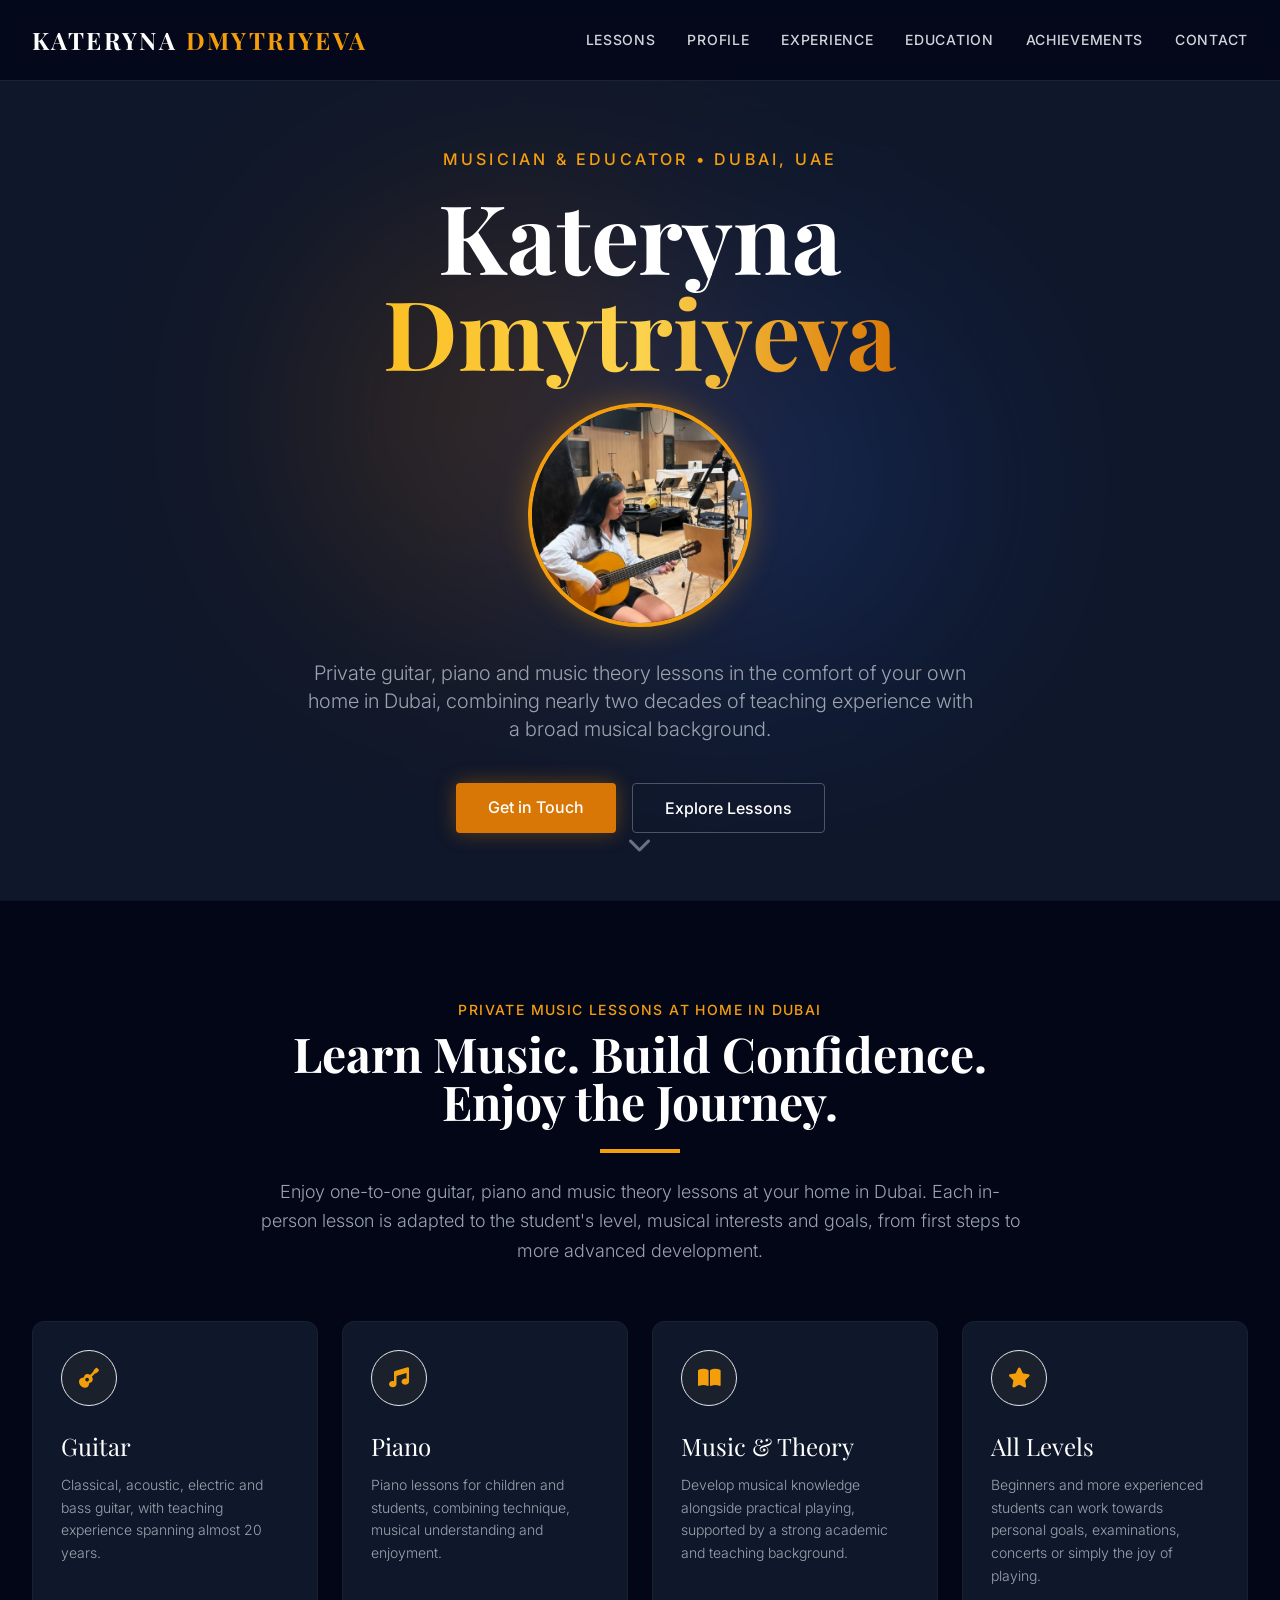
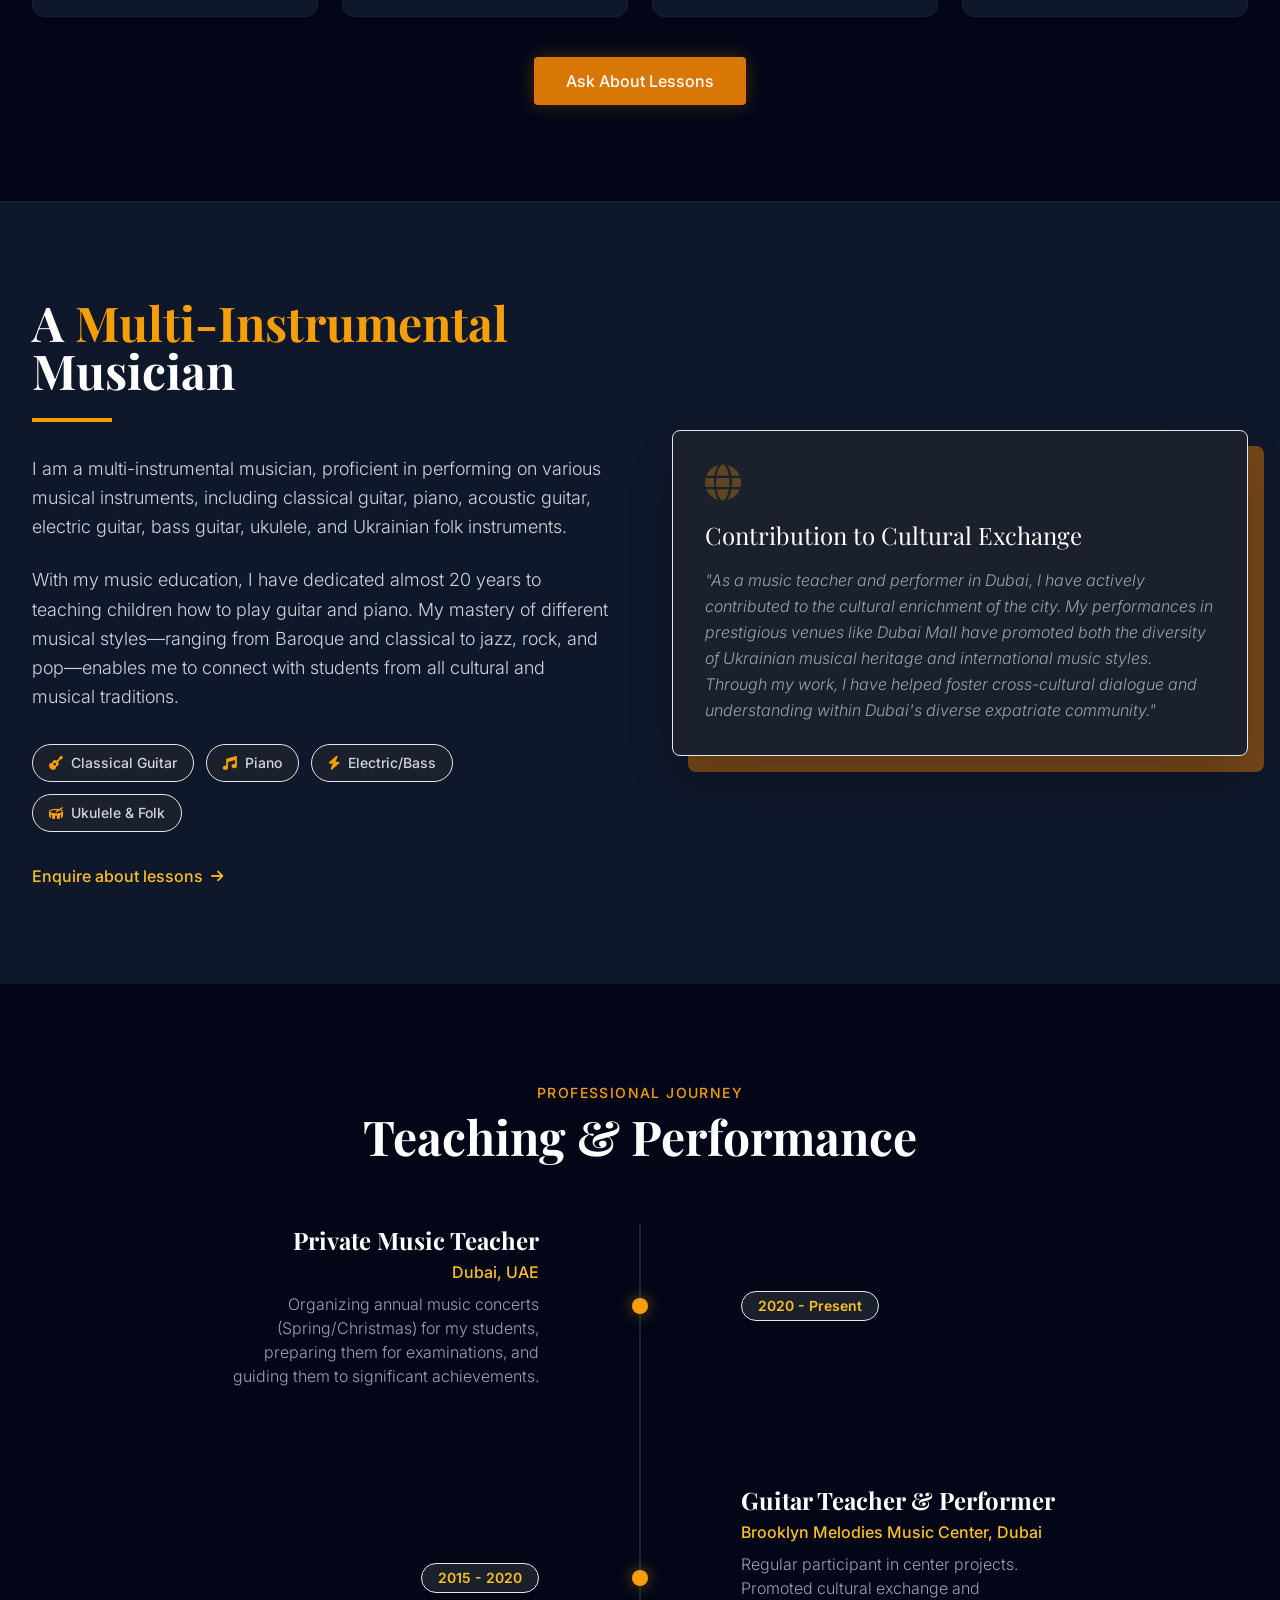
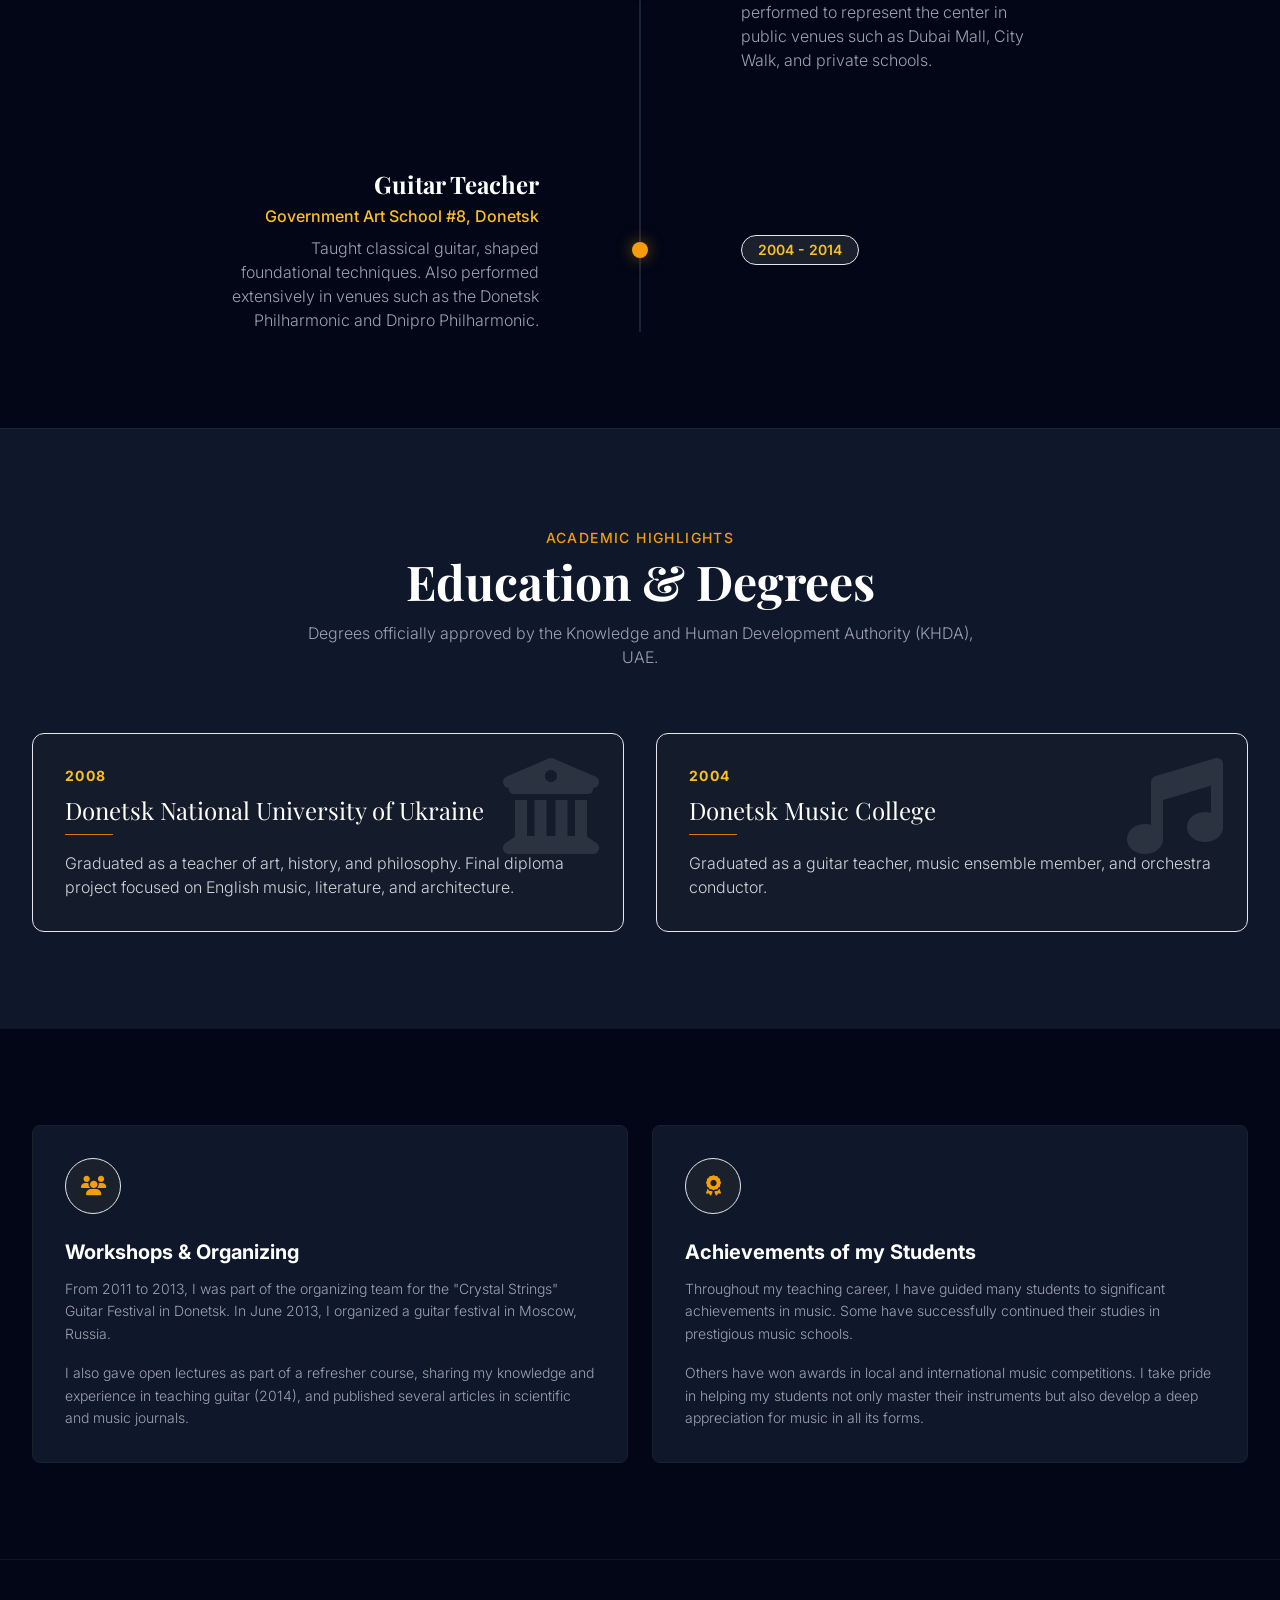
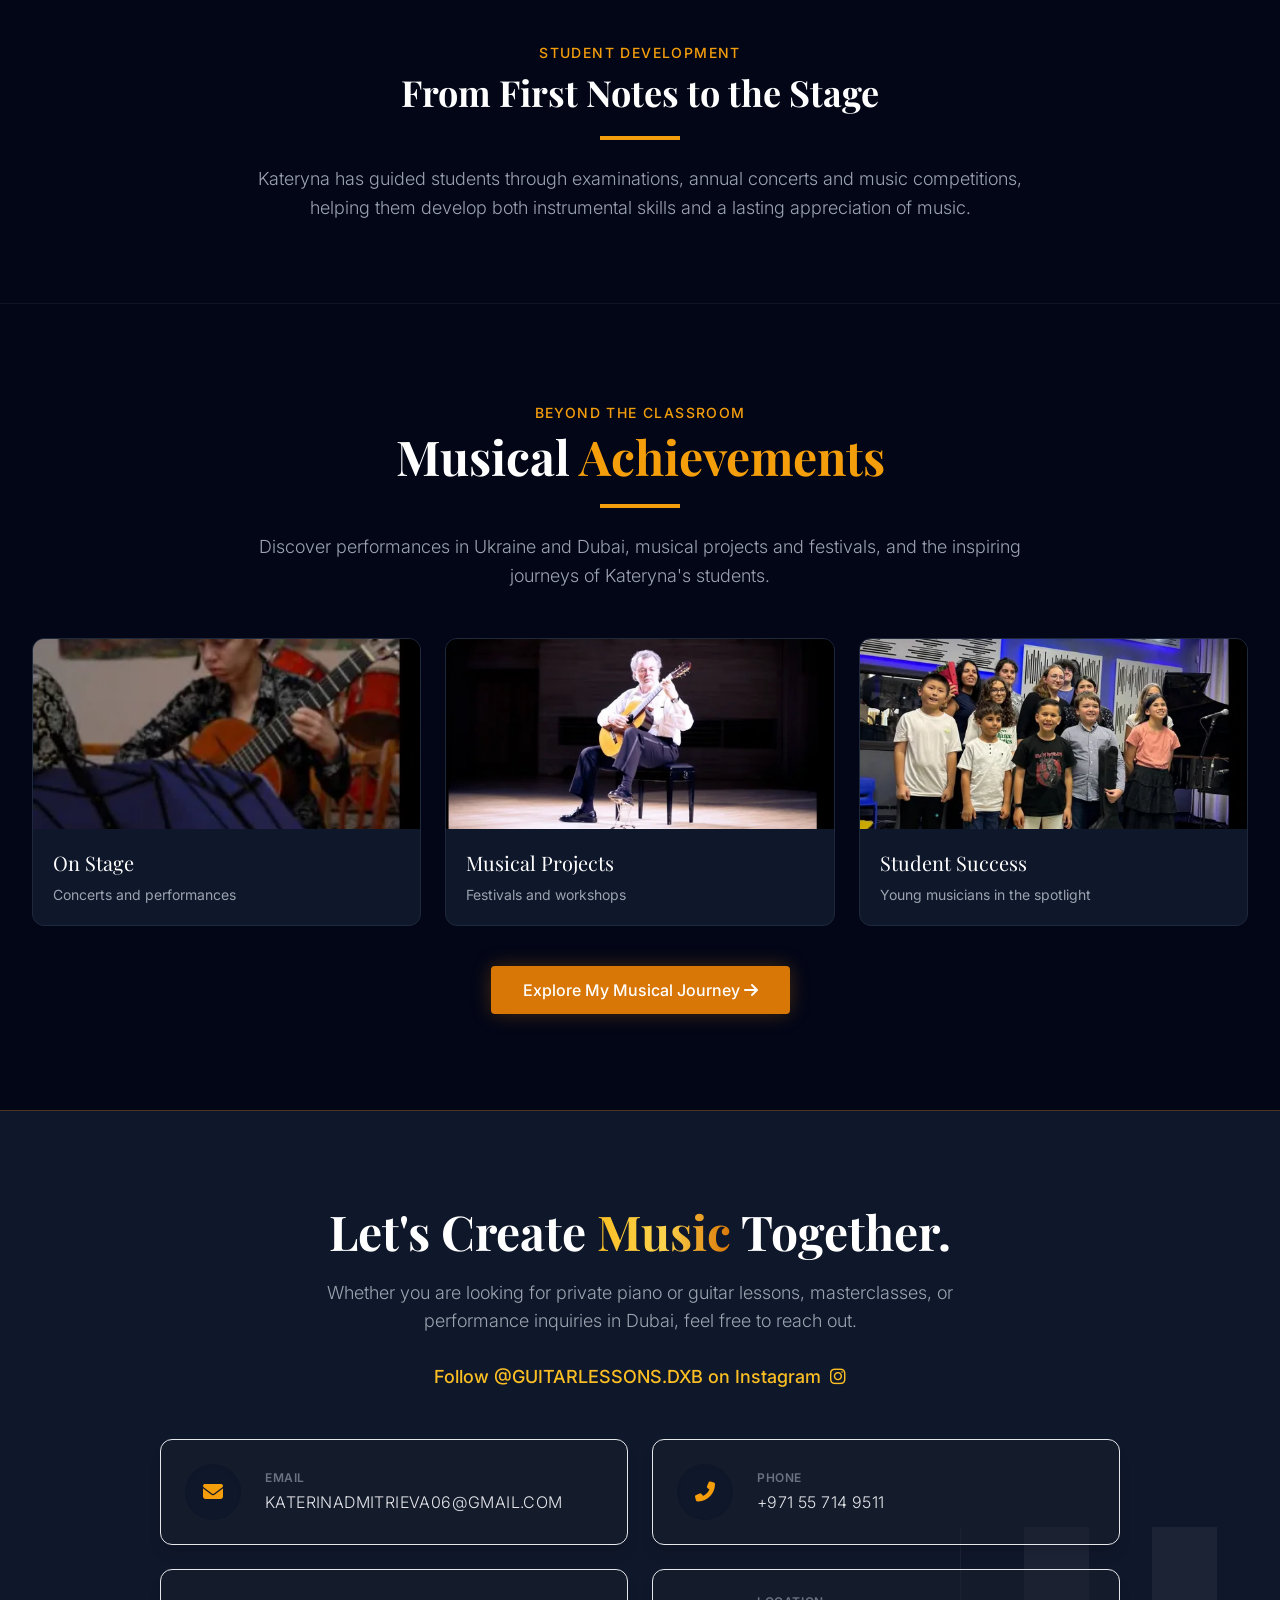
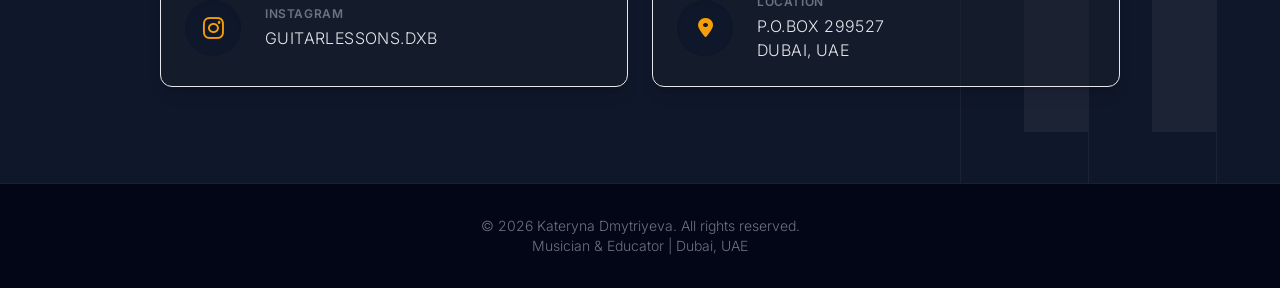
<file: index.html>
<!DOCTYPE html>
<html lang="en" class="scroll-smooth">
<head>
    <meta charset="UTF-8">
    <meta name="viewport" content="width=device-width, initial-scale=1.0">
    <link rel="icon" href="favicon.ico" sizes="any">
    <link rel="icon" type="image/png" sizes="32x32" href="favicon-32.png">
    <link rel="icon" type="image/png" sizes="16x16" href="favicon-16.png">
    <link rel="apple-touch-icon" sizes="180x180" href="favicon-180.png">
    <title>Private Guitar & Piano Lessons at Home in Dubai | Kateryna Dmytriyeva</title>
    <meta name="description" content="Private guitar, piano and music theory lessons at your home in Dubai with Kateryna Dmytriyeva. Personalized in-person teaching for different levels.">
    <link rel="canonical" href="https://katerynadmytriyeva.com/">
    <script type="application/ld+json">
    {
      "@context": "https://schema.org",
      "@type": "Person",
      "name": "Kateryna Dmytriyeva",
      "url": "https://katerynadmytriyeva.com/",
      "jobTitle": "Guitar and Piano Teacher",
      "description": "Private in-person guitar, piano and music theory lessons at students\u0027 homes in Dubai.",
      "knowsAbout": ["Guitar lessons", "Piano lessons", "Music theory", "Music education"],
      "areaServed": {"@type": "City", "name": "Dubai"}
    }
    </script>
    
    
    <!-- Google Fonts: Playfair Display (Serif/Classic) and Inter (Sans-serif/Modern) -->
    <link rel="preconnect" href="https://fonts.googleapis.com">
    <link rel="preconnect" href="https://fonts.gstatic.com" crossorigin>
    <link href="https://fonts.googleapis.com/css2?family=Inter:wght@300;400;500;600&family=Playfair+Display:ital,wght@0,400;0,600;0,700;1,400&display=swap" rel="stylesheet">
    
    <!-- FontAwesome for Icons -->
    <link rel="stylesheet" href="https://cdnjs.cloudflare.com/ajax/libs/font-awesome/6.4.0/css/all.min.css">

    <style>
        /* Custom Styles for Animations and Accents */
        body {
            background-color: #0f172a;
            color: #f8fafc;
        }
        
        .gold-gradient-text {
            background: linear-gradient(to right, #fbbf24, #fcd34d, #d97706);
            -webkit-background-clip: text;
            -webkit-text-fill-color: transparent;
            background-clip: text;
        }

        .fade-in-up {
            /* Content remains visible without JavaScript or if enhancement fails. */
            opacity: 1;
            transform: translateY(0);
            transition: opacity 0.8s ease-out, transform 0.8s ease-out;
        }

        .fade-in-up.visible {
            opacity: 1;
            transform: translateY(0);
        }

        .timeline-dot {
            width: 16px;
            height: 16px;
            background-color: #f59e0b;
            border-radius: 50%;
            position: absolute;
            left: -8px;
            top: 24px;
            box-shadow: 0 0 10px rgba(245, 158, 11, 0.5);
        }

        /* Homepage achievements preview: independent of compiled Tailwind utilities. */
        .achievements-preview-grid {
            display: grid;
            grid-template-columns: repeat(3, minmax(0, 1fr));
            gap: 1.5rem;
        }
        .achievements-preview-card {
            display: block;
            min-width: 0;
            overflow: hidden;
            border-radius: 0.75rem;
            border: 1px solid #1e293b;
            background: #0f172a;
            text-decoration: none;
            transition: border-color 0.25s ease, transform 0.25s ease;
        }
        .achievements-preview-card:hover {
            border-color: #d97706;
            transform: translateY(-3px);
        }
        .achievements-preview-card img {
            display: block;
            width: 100%;
            height: 190px;
            object-fit: cover;
        }
        /* Reframe the first preview around Kateryna's face and guitar. */
        .achievements-preview-card img[src$="performance-ukraine-1.webp"] {
            object-position: 72% 36%;
        }
        .achievements-preview-card-copy { padding: 1.25rem; }
        @media (max-width: 767px) {
            .achievements-preview-grid { grid-template-columns: 1fr; gap: 1rem; }
            .achievements-preview-card img { height: 190px; }
        }
    </style>
    <!-- Precompiled Tailwind CSS; same cascade order as the original generated stylesheet. -->
    <link rel="stylesheet" href="styles.css">
</head>
<body class="font-sans antialiased overflow-x-hidden">

    <nav class="fixed w-full z-50 transition-all duration-300 backdrop-blur-md bg-navy-950/80 border-b border-white/10" id="navbar">
        <div class="max-w-7xl mx-auto px-4 sm:px-6 lg:px-8">
            <div class="flex justify-between items-center h-20">
                <div class="flex-shrink-0 flex items-center">
                    <a href="#" class="font-serif text-xl sm:text-2xl font-bold tracking-widest text-white uppercase">
                        Kateryna <span class="text-gold-500">Dmytriyeva</span>
                    </a>
                </div>
                
                <!-- Desktop Menu -->
                <div class="hidden md:flex space-x-8">
                    <a href="#lessons" class="text-gray-300 hover:text-gold-400 transition-colors text-sm uppercase tracking-wider font-medium">Lessons</a>
                    <a href="#about" class="text-gray-300 hover:text-gold-400 transition-colors text-sm uppercase tracking-wider font-medium">Profile</a>
                    <a href="#experience" class="text-gray-300 hover:text-gold-400 transition-colors text-sm uppercase tracking-wider font-medium">Experience</a>
                    <a href="#education" class="text-gray-300 hover:text-gold-400 transition-colors text-sm uppercase tracking-wider font-medium">Education</a>
                    <a href="#achievements-preview" class="text-gray-300 hover:text-gold-400 transition-colors text-sm uppercase tracking-wider font-medium">Achievements</a>
                    <a href="#contact" class="text-gray-300 hover:text-gold-400 transition-colors text-sm uppercase tracking-wider font-medium">Contact</a>
                </div>
                
                <!-- Mobile Hamburger Button -->
                <div class="md:hidden flex items-center">
                    <button id="mobile-menu-button" class="text-gray-300 hover:text-white focus:outline-none">
                        <i class="fas fa-bars text-2xl"></i>
                    </button>
                </div>
            </div>
        </div>

        <!-- Mobile Menu Container -->
        <div id="mobile-menu" class="hidden md:hidden bg-navy-950 border-b border-white/10 absolute w-full left-0 shadow-xl">
            <div class="px-4 pt-2 pb-4 space-y-1 sm:px-6 flex flex-col text-center">
                <a href="#lessons" class="mobile-link text-gray-300 hover:text-gold-400 hover:bg-navy-900 block px-3 py-3 rounded-md text-base font-medium uppercase tracking-wider transition-colors">Lessons</a>
                <a href="#about" class="mobile-link text-gray-300 hover:text-gold-400 hover:bg-navy-900 block px-3 py-3 rounded-md text-base font-medium uppercase tracking-wider transition-colors">Profile</a>
                <a href="#experience" class="mobile-link text-gray-300 hover:text-gold-400 hover:bg-navy-900 block px-3 py-3 rounded-md text-base font-medium uppercase tracking-wider transition-colors">Experience</a>
                <a href="#education" class="mobile-link text-gray-300 hover:text-gold-400 hover:bg-navy-900 block px-3 py-3 rounded-md text-base font-medium uppercase tracking-wider transition-colors">Education</a>
                <a href="#achievements-preview" class="mobile-link text-gray-300 hover:text-gold-400 hover:bg-navy-900 block px-3 py-3 rounded-md text-base font-medium uppercase tracking-wider transition-colors">Achievements</a>
                <a href="#contact" class="mobile-link text-gray-300 hover:text-gold-400 hover:bg-navy-900 block px-3 py-3 rounded-md text-base font-medium uppercase tracking-wider transition-colors">Contact</a>
            </div>
        </div>
    </nav>

    <section id="hero" class="relative min-h-screen flex items-center justify-center pt-20 overflow-hidden">
        <!-- Background decorative elements -->
        <div class="absolute inset-0 z-0 opacity-20">
            <div class="absolute top-1/4 left-1/4 w-96 h-96 bg-gold-600 rounded-full mix-blend-screen filter blur-[120px]"></div>
            <div class="absolute bottom-1/4 right-1/4 w-96 h-96 bg-blue-600 rounded-full mix-blend-screen filter blur-[120px]"></div>
        </div>
        
        <div class="relative z-10 max-w-7xl mx-auto px-4 sm:px-6 lg:px-8 text-center flex flex-col items-center">
            <span class="text-gold-500 font-medium tracking-[0.2em] uppercase mb-4 block fade-in-up" style="transition-delay: 100ms;">Musician & Educator &bull; Dubai, UAE</span>
            <h1 class="font-serif text-5xl md:text-7xl lg:text-8xl font-bold text-white leading-tight mb-6 fade-in-up" style="transition-delay: 200ms;">
                Kateryna <br/> <span class="gold-gradient-text">Dmytriyeva</span>
            </h1>
            
            <div class="fade-in-up" style="transition-delay: 250ms;">
                <img src="photo.jpg" alt="Kateryna Dmytriyeva" class="w-48 h-48 md:w-56 md:h-56 object-cover rounded-full border-4 border-gold-500 shadow-[0_0_30px_rgba(245,158,11,0.3)] mb-8 mx-auto">
            </div>

            <p class="max-w-2xl text-gray-400 text-lg md:text-xl font-light leading-relaxed mb-10 fade-in-up" style="transition-delay: 300ms;">
                Private guitar, piano and music theory lessons in the comfort of your own home in Dubai, combining nearly two decades of teaching experience with a broad musical background.
            </p>
            <div class="flex flex-col sm:flex-row gap-4 fade-in-up" style="transition-delay: 400ms;">
                <a href="#contact" class="px-8 py-3 bg-gold-600 hover:bg-gold-500 text-white rounded font-medium transition-all duration-300 shadow-[0_0_20px_rgba(217,119,6,0.4)]">
                    Get in Touch
                </a>
                <a href="#lessons" class="px-8 py-3 bg-transparent border border-gray-600 hover:border-gold-500 hover:text-gold-400 text-white rounded font-medium transition-all duration-300">
                    Explore Lessons
                </a>
            </div>
        </div>
        
        <div class="absolute bottom-10 left-1/2 transform -translate-x-1/2 animate-bounce">
            <a href="#about" class="text-gray-500 hover:text-gold-400 transition-colors">
                <i class="fas fa-chevron-down text-2xl"></i>
            </a>
        </div>
    </section>

    <section id="lessons" class="py-24 bg-navy-950 relative border-t border-white/5">
        <div class="max-w-7xl mx-auto px-4 sm:px-6 lg:px-8">
            <div class="text-center max-w-3xl mx-auto mb-14 fade-in-up">
                <span class="text-gold-500 font-medium tracking-[0.1em] uppercase text-sm">Private Music Lessons at Home in Dubai</span>
                <h2 class="font-serif text-3xl md:text-5xl font-bold mt-2 text-white">Learn Music. Build Confidence. Enjoy the Journey.</h2>
                <div class="w-20 h-1 bg-gold-500 mx-auto mt-6 mb-6"></div>
                <p class="text-gray-400 text-lg leading-relaxed font-light">
                    Enjoy one-to-one guitar, piano and music theory lessons at your home in Dubai. Each in-person lesson is adapted to the student's level, musical interests and goals, from first steps to more advanced development.
                </p>
            </div>

            <div class="grid grid-cols-1 md:grid-cols-2 lg:grid-cols-4 gap-6">
                <div class="bg-navy-900 border border-navy-800 p-7 rounded-xl hover:border-gold-500/50 transition-all duration-300 fade-in-up">
                    <div class="w-14 h-14 bg-navy-800 rounded-full flex items-center justify-center mb-6 border border-navy-700 text-gold-500 text-xl">
                        <i class="fas fa-guitar"></i>
                    </div>
                    <h3 class="font-serif text-2xl text-white mb-3">Guitar</h3>
                    <p class="text-gray-400 font-light leading-relaxed text-sm">
                        Classical, acoustic, electric and bass guitar, with teaching experience spanning almost 20 years.
                    </p>
                </div>

                <div class="bg-navy-900 border border-navy-800 p-7 rounded-xl hover:border-gold-500/50 transition-all duration-300 fade-in-up" style="transition-delay: 80ms;">
                    <div class="w-14 h-14 bg-navy-800 rounded-full flex items-center justify-center mb-6 border border-navy-700 text-gold-500 text-xl">
                        <i class="fas fa-music"></i>
                    </div>
                    <h3 class="font-serif text-2xl text-white mb-3">Piano</h3>
                    <p class="text-gray-400 font-light leading-relaxed text-sm">
                        Piano lessons for children and students, combining technique, musical understanding and enjoyment.
                    </p>
                </div>

                <div class="bg-navy-900 border border-navy-800 p-7 rounded-xl hover:border-gold-500/50 transition-all duration-300 fade-in-up" style="transition-delay: 160ms;">
                    <div class="w-14 h-14 bg-navy-800 rounded-full flex items-center justify-center mb-6 border border-navy-700 text-gold-500 text-xl">
                        <i class="fas fa-book-open"></i>
                    </div>
                    <h3 class="font-serif text-2xl text-white mb-3">Music & Theory</h3>
                    <p class="text-gray-400 font-light leading-relaxed text-sm">
                        Develop musical knowledge alongside practical playing, supported by a strong academic and teaching background.
                    </p>
                </div>

                <div class="bg-navy-900 border border-navy-800 p-7 rounded-xl hover:border-gold-500/50 transition-all duration-300 fade-in-up" style="transition-delay: 240ms;">
                    <div class="w-14 h-14 bg-navy-800 rounded-full flex items-center justify-center mb-6 border border-navy-700 text-gold-500 text-xl">
                        <i class="fas fa-star"></i>
                    </div>
                    <h3 class="font-serif text-2xl text-white mb-3">All Levels</h3>
                    <p class="text-gray-400 font-light leading-relaxed text-sm">
                        Beginners and more experienced students can work towards personal goals, examinations, concerts or simply the joy of playing.
                    </p>
                </div>
            </div>

            <div class="text-center mt-10 fade-in-up">
                <a href="#contact" class="inline-block px-8 py-3 bg-gold-600 hover:bg-gold-500 text-white rounded font-medium transition-all duration-300 shadow-[0_0_20px_rgba(217,119,6,0.3)]">
                    Ask About Lessons
                </a>
            </div>
        </div>
    </section>

    <section id="about" class="py-24 bg-navy-900 relative border-t border-white/5">
        <div class="max-w-7xl mx-auto px-4 sm:px-6 lg:px-8">
            <div class="grid grid-cols-1 lg:grid-cols-2 gap-16 items-center">
                <div class="fade-in-up">
                    <h2 class="font-serif text-3xl md:text-5xl font-bold mb-6 text-white">A <span class="text-gold-500">Multi-Instrumental</span> Musician</h2>
                    <div class="w-20 h-1 bg-gold-500 mb-8"></div>
                    <p class="text-gray-300 text-lg leading-relaxed mb-6 font-light">
                        I am a multi-instrumental musician, proficient in performing on various musical instruments, including classical guitar, piano, acoustic guitar, electric guitar, bass guitar, ukulele, and Ukrainian folk instruments.
                    </p>
                    <p class="text-gray-300 text-lg leading-relaxed mb-8 font-light">
                        With my music education, I have dedicated almost 20 years to teaching children how to play guitar and piano. My mastery of different musical styles—ranging from Baroque and classical to jazz, rock, and pop—enables me to connect with students from all cultural and musical traditions.
                    </p>
                    
                    <div class="flex flex-wrap gap-3">
                        <span class="px-4 py-2 bg-navy-800 border border-navy-700 rounded-full text-sm font-medium text-gray-300"><i class="fas fa-guitar text-gold-500 mr-2"></i>Classical Guitar</span>
                        <span class="px-4 py-2 bg-navy-800 border border-navy-700 rounded-full text-sm font-medium text-gray-300"><i class="fas fa-music text-gold-500 mr-2"></i>Piano</span>
                        <span class="px-4 py-2 bg-navy-800 border border-navy-700 rounded-full text-sm font-medium text-gray-300"><i class="fas fa-bolt text-gold-500 mr-2"></i>Electric/Bass</span>
                        <span class="px-4 py-2 bg-navy-800 border border-navy-700 rounded-full text-sm font-medium text-gray-300"><i class="fas fa-drum text-gold-500 mr-2"></i>Ukulele & Folk</span>
                    </div>
                    <div class="mt-8">
                        <a href="#contact" class="inline-flex items-center gap-2 text-gold-400 hover:text-gold-300 font-medium transition">
                            Enquire about lessons <i class="fas fa-arrow-right text-sm"></i>
                        </a>
                    </div>
                </div>
                
                <div class="relative fade-in-up" style="transition-delay: 200ms;">
                    <div class="absolute inset-0 bg-gold-600 rounded-lg transform translate-x-4 translate-y-4 opacity-50"></div>
                    <div class="relative bg-navy-800 p-8 rounded-lg border border-navy-700 shadow-2xl">
                        <i class="fas fa-globe text-4xl text-gold-500/30 mb-4 block"></i>
                        <h3 class="font-serif text-2xl text-white mb-4">Contribution to Cultural Exchange</h3>
                        <p class="text-gray-400 font-light leading-relaxed italic">
                            "As a music teacher and performer in Dubai, I have actively contributed to the cultural enrichment of the city. My performances in prestigious venues like Dubai Mall have promoted both the diversity of Ukrainian musical heritage and international music styles. Through my work, I have helped foster cross-cultural dialogue and understanding within Dubai's diverse expatriate community."
                        </p>
                    </div>
                </div>
            </div>
        </div>
    </section>

    <section id="experience" class="py-24 bg-navy-950 relative">
        <div class="max-w-4xl mx-auto px-4 sm:px-6 lg:px-8">
            <div class="text-center mb-16 fade-in-up">
                <span class="text-gold-500 font-medium tracking-[0.1em] uppercase text-sm">Professional Journey</span>
                <h2 class="font-serif text-3xl md:text-5xl font-bold mt-2 text-white">Teaching & Performance</h2>
            </div>

            <div class="relative pl-8 md:pl-0 fade-in-up">
                <!-- Timeline Line -->
                <div class="hidden md:block absolute left-1/2 transform -translate-x-1/2 top-0 bottom-0 w-px bg-slate-700"></div>

                <!-- Timeline Item 1 -->
                <div class="relative mb-16 md:mb-24">
                    <div class="md:flex items-center justify-between w-full">
                        <div class="md:w-5/12 order-1 md:text-right pr-8">
                            <h3 class="text-2xl font-bold text-white font-serif">Private Music Teacher</h3>
                            <p class="text-gold-400 font-medium mt-1">Dubai, UAE</p>
                            <p class="text-gray-400 mt-2 font-light">Organizing annual music concerts (Spring/Christmas) for my students, preparing them for examinations, and guiding them to significant achievements.</p>
                        </div>
                        <div class="z-20 flex items-center order-1 bg-gold-500 shadow-[0_0_15px_rgba(245,158,11,0.5)] w-4 h-4 rounded-full absolute left-[-8px] md:left-1/2 md:-translate-x-1/2 mt-1.5 md:mt-0"></div>
                        <div class="md:w-5/12 order-1 pl-8 mt-2 md:mt-0">
                            <span class="inline-block px-4 py-1 rounded-full bg-navy-800 text-gold-400 text-sm font-semibold border border-navy-700">2020 - Present</span>
                        </div>
                    </div>
                </div>

                <!-- Timeline Item 2 -->
                <div class="relative mb-16 md:mb-24">
                    <div class="md:flex items-center justify-between w-full md:flex-row-reverse">
                        <div class="md:w-5/12 order-1 md:text-left pl-0 md:pl-8">
                            <h3 class="text-2xl font-bold text-white font-serif">Guitar Teacher & Performer</h3>
                            <p class="text-gold-400 font-medium mt-1">Brooklyn Melodies Music Center, Dubai</p>
                            <p class="text-gray-400 mt-2 font-light">Regular participant in center projects. Promoted cultural exchange and performed to represent the center in public venues such as Dubai Mall, City Walk, and private schools.</p>
                        </div>
                        <div class="z-20 flex items-center order-1 bg-gold-500 shadow-[0_0_15px_rgba(245,158,11,0.5)] w-4 h-4 rounded-full absolute left-[-8px] md:left-1/2 md:-translate-x-1/2 mt-1.5 md:mt-0"></div>
                        <div class="md:w-5/12 order-1 md:text-right pr-0 md:pr-8 mt-2 md:mt-0">
                            <span class="inline-block px-4 py-1 rounded-full bg-navy-800 text-gold-400 text-sm font-semibold border border-navy-700">2015 - 2020</span>
                        </div>
                    </div>
                </div>

                <!-- Timeline Item 3 -->
                <div class="relative">
                    <div class="md:flex items-center justify-between w-full">
                        <div class="md:w-5/12 order-1 md:text-right pr-8">
                            <h3 class="text-2xl font-bold text-white font-serif">Guitar Teacher</h3>
                            <p class="text-gold-400 font-medium mt-1">Government Art School #8, Donetsk</p>
                            <p class="text-gray-400 mt-2 font-light">Taught classical guitar, shaped foundational techniques. Also performed extensively in venues such as the Donetsk Philharmonic and Dnipro Philharmonic.</p>
                        </div>
                        <div class="z-20 flex items-center order-1 bg-gold-500 shadow-[0_0_15px_rgba(245,158,11,0.5)] w-4 h-4 rounded-full absolute left-[-8px] md:left-1/2 md:-translate-x-1/2 mt-1.5 md:mt-0"></div>
                        <div class="md:w-5/12 order-1 pl-8 mt-2 md:mt-0">
                            <span class="inline-block px-4 py-1 rounded-full bg-navy-800 text-gold-400 text-sm font-semibold border border-navy-700">2004 - 2014</span>
                        </div>
                    </div>
                </div>

            </div>
        </div>
    </section>

    <section id="education" class="py-24 bg-navy-900 relative border-t border-white/5">
        <div class="max-w-7xl mx-auto px-4 sm:px-6 lg:px-8">
            <div class="text-center mb-16 fade-in-up">
                <span class="text-gold-500 font-medium tracking-[0.1em] uppercase text-sm">Academic Highlights</span>
                <h2 class="font-serif text-3xl md:text-5xl font-bold mt-2 text-white">Education & Degrees</h2>
                <p class="text-gray-400 mt-4 max-w-2xl mx-auto font-light">Degrees officially approved by the Knowledge and Human Development Authority (KHDA), UAE.</p>
            </div>

            <div class="grid grid-cols-1 md:grid-cols-2 gap-8">
                <!-- Education Card 1 -->
                <div class="bg-navy-800/50 backdrop-blur-sm border border-navy-700 p-8 rounded-xl hover:border-gold-500/50 transition-colors duration-300 fade-in-up group relative overflow-hidden">
                    <div class="absolute top-0 right-0 p-6 opacity-10 group-hover:opacity-20 transition-opacity">
                        <i class="fas fa-university text-8xl text-white"></i>
                    </div>
                    <div class="relative z-10">
                        <span class="text-gold-400 font-bold tracking-widest text-sm mb-2 block">2008</span>
                        <h3 class="text-2xl font-serif text-white mb-2">Donetsk National University of Ukraine</h3>
                        <div class="h-px w-12 bg-gold-600 mb-4"></div>
                        <p class="text-gray-300 font-light">
                            Graduated as a teacher of art, history, and philosophy. Final diploma project focused on English music, literature, and architecture.
                        </p>
                    </div>
                </div>

                <!-- Education Card 2 -->
                <div class="bg-navy-800/50 backdrop-blur-sm border border-navy-700 p-8 rounded-xl hover:border-gold-500/50 transition-colors duration-300 fade-in-up group relative overflow-hidden" style="transition-delay: 100ms;">
                    <div class="absolute top-0 right-0 p-6 opacity-10 group-hover:opacity-20 transition-opacity">
                        <i class="fas fa-music text-8xl text-white"></i>
                    </div>
                    <div class="relative z-10">
                        <span class="text-gold-400 font-bold tracking-widest text-sm mb-2 block">2004</span>
                        <h3 class="text-2xl font-serif text-white mb-2">Donetsk Music College</h3>
                        <div class="h-px w-12 bg-gold-600 mb-4"></div>
                        <p class="text-gray-300 font-light">
                            Graduated as a guitar teacher, music ensemble member, and orchestra conductor.
                        </p>
                    </div>
                </div>
            </div>
        </div>
    </section>
    
    <section class="py-24 bg-navy-950 relative border-t border-white/5">
        <div class="max-w-7xl mx-auto px-4 sm:px-6 lg:px-8">
            <div class="grid grid-cols-1 md:grid-cols-2 gap-6">
                <!-- Workshops -->
                <div class="bg-navy-900 border border-navy-800 p-8 rounded-lg fade-in-up hover:-translate-y-2 transition-transform duration-300">
                    <div class="w-14 h-14 bg-navy-800 rounded-full flex items-center justify-center mb-6 border border-navy-700 text-gold-500 text-xl">
                        <i class="fas fa-users"></i>
                    </div>
                    <h3 class="text-xl font-bold text-white mb-3">Workshops & Organizing</h3>
                    <p class="text-gray-400 font-light text-sm leading-relaxed mb-4">
                        From 2011 to 2013, I was part of the organizing team for the "Crystal Strings" Guitar Festival in Donetsk. In June 2013, I organized a guitar festival in Moscow, Russia.
                    </p>
                    <p class="text-gray-400 font-light text-sm leading-relaxed">
                        I also gave open lectures as part of a refresher course, sharing my knowledge and experience in teaching guitar (2014), and published several articles in scientific and music journals.
                    </p>
                </div>

                <!-- Student Success -->
                <div class="bg-navy-900 border border-navy-800 p-8 rounded-lg fade-in-up hover:-translate-y-2 transition-transform duration-300" style="transition-delay: 100ms;">
                    <div class="w-14 h-14 bg-navy-800 rounded-full flex items-center justify-center mb-6 border border-navy-700 text-gold-500 text-xl">
                        <i class="fas fa-award"></i>
                    </div>
                    <h3 class="text-xl font-bold text-white mb-3">Achievements of my Students</h3>
                    <p class="text-gray-400 font-light text-sm leading-relaxed mb-4">
                        Throughout my teaching career, I have guided many students to significant achievements in music. Some have successfully continued their studies in prestigious music schools.
                    </p>
                    <p class="text-gray-400 font-light text-sm leading-relaxed">
                        Others have won awards in local and international music competitions. I take pride in helping my students not only master their instruments but also develop a deep appreciation for music in all its forms.
                    </p>
                </div>
            </div>
        </div>
    </section>

    <section class="py-20 bg-navy-950 relative border-t border-white/5">
        <div class="max-w-5xl mx-auto px-4 sm:px-6 lg:px-8 text-center fade-in-up">
            <span class="text-gold-500 font-medium tracking-[0.1em] uppercase text-sm">Student Development</span>
            <h2 class="font-serif text-3xl md:text-4xl font-bold mt-2 text-white">From First Notes to the Stage</h2>
            <div class="w-20 h-1 bg-gold-500 mx-auto mt-6 mb-6"></div>
            <p class="text-gray-400 font-light text-lg leading-relaxed max-w-3xl mx-auto">
                Kateryna has guided students through examinations, annual concerts and music competitions, helping them develop both instrumental skills and a lasting appreciation of music.
            </p>
        </div>
    </section>

    <!-- Featured portfolio: visible on the homepage without opening the navigation menu. -->
    <section id="achievements-preview" class="py-24 bg-navy-950 relative border-t border-white/5">
        <div class="max-w-7xl mx-auto px-4 sm:px-6 lg:px-8">
            <div class="text-center max-w-3xl mx-auto mb-12">
                <span class="text-gold-500 font-medium tracking-[0.1em] uppercase text-sm">Beyond the Classroom</span>
                <h2 class="font-serif text-3xl md:text-5xl font-bold mt-2 text-white">Musical <span class="text-gold-500">Achievements</span></h2>
                <div class="w-20 h-1 bg-gold-500 mx-auto mt-6 mb-6"></div>
                <p class="text-gray-400 text-lg leading-relaxed font-light">Discover performances in Ukraine and Dubai, musical projects and festivals, and the inspiring journeys of Kateryna's students.</p>
            </div>
            <div class="achievements-preview-grid mb-10">
                <a href="achievements.html" class="achievements-preview-card group">
                    <img src="achievements-images/performance-ukraine-1.webp" alt="Musical performance in Ukraine" loading="lazy" decoding="async" >
                    <div class="achievements-preview-card-copy"><h3 class="font-serif text-xl text-white group-hover:text-gold-400 transition-colors">On Stage</h3><p class="text-gray-400 text-sm mt-2">Concerts and performances</p></div>
                </a>
                <a href="achievements.html" class="achievements-preview-card group">
                    <img src="achievements-images/festivals-1.webp" alt="Music festival and workshop" loading="lazy" decoding="async" >
                    <div class="achievements-preview-card-copy"><h3 class="font-serif text-xl text-white group-hover:text-gold-400 transition-colors">Musical Projects</h3><p class="text-gray-400 text-sm mt-2">Festivals and workshops</p></div>
                </a>
                <a href="achievements.html" class="achievements-preview-card group">
                    <img src="achievements-images/students-concert-2023.webp" alt="Kateryna's students at a concert in Dubai" loading="lazy" decoding="async" >
                    <div class="achievements-preview-card-copy"><h3 class="font-serif text-xl text-white group-hover:text-gold-400 transition-colors">Student Success</h3><p class="text-gray-400 text-sm mt-2">Young musicians in the spotlight</p></div>
                </a>
            </div>
            <div class="text-center">
                <a href="achievements.html" class="inline-block px-8 py-3 bg-gold-600 hover:bg-gold-500 text-white rounded font-medium transition-all duration-300 shadow-[0_0_20px_rgba(217,119,6,0.3)]">Explore My Musical Journey <i class="fas fa-arrow-right ml-2" aria-hidden="true"></i></a>
            </div>
        </div>
    </section>

    <section id="contact" class="py-24 bg-navy-900 relative border-t border-gold-600/30">
        <!-- Abstract Piano Keys Graphic in background -->
        <div class="absolute bottom-0 right-0 opacity-5 pointer-events-none flex h-64">
            <div class="w-16 border-l border-white h-full"></div>
            <div class="w-16 border-l border-white h-4/5 bg-white"></div>
            <div class="w-16 border-l border-white h-full"></div>
            <div class="w-16 border-l border-white h-4/5 bg-white"></div>
            <div class="w-16 border-l border-white h-full"></div>
        </div>

        <div class="max-w-5xl mx-auto px-4 sm:px-6 lg:px-8 relative z-10 text-center">
            <div class="fade-in-up">
                <h2 class="font-serif text-4xl md:text-5xl font-bold text-white mb-6">Let's Create <span class="gold-gradient-text">Music</span> Together.</h2>
                <p class="text-gray-400 font-light mb-12 max-w-2xl mx-auto text-lg">
                    Whether you are looking for private piano or guitar lessons, masterclasses, or performance inquiries in Dubai, feel free to reach out.
                    <br/><br/>
                    <a href="https://instagram.com/GUITARLESSONS.DXB" target="_blank" rel="noopener noreferrer" class="text-gold-400 hover:text-gold-300 font-medium transition">Follow @GUITARLESSONS.DXB on Instagram <i class="fab fa-instagram ml-1"></i></a>
                </p>
                
                <div class="grid grid-cols-1 md:grid-cols-2 gap-6 text-left">
                    <a href="mailto:KATERINADMITRIEVA06@GMAIL.COM" class="flex items-center p-6 bg-navy-800/50 border border-navy-700 rounded-xl hover:border-gold-500 hover:bg-navy-800 transition-all duration-300 group shadow-lg">
                        <div class="w-14 h-14 bg-navy-900 rounded-full flex items-center justify-center mr-6 group-hover:scale-110 transition-transform shadow-inner">
                            <i class="fas fa-envelope text-gold-500 text-xl"></i>
                        </div>
                        <div class="overflow-hidden">
                            <span class="block text-gray-500 text-xs mb-1 uppercase tracking-wider font-semibold">Email</span>
                            <span class="text-gray-200 font-light tracking-wide text-xs sm:text-sm md:text-base truncate block w-full uppercase">KATERINADMITRIEVA06@GMAIL.COM</span>
                        </div>
                    </a>
                    
                    <a href="tel:+971557149511" class="flex items-center p-6 bg-navy-800/50 border border-navy-700 rounded-xl hover:border-gold-500 hover:bg-navy-800 transition-all duration-300 group shadow-lg">
                        <div class="w-14 h-14 bg-navy-900 rounded-full flex items-center justify-center mr-6 group-hover:scale-110 transition-transform shadow-inner">
                            <i class="fas fa-phone-alt text-gold-500 text-xl"></i>
                        </div>
                        <div>
                            <span class="block text-gray-500 text-xs mb-1 uppercase tracking-wider font-semibold">Phone</span>
                            <span class="text-gray-200 font-light tracking-wide text-sm md:text-base">+971 55 714 9511</span>
                        </div>
                    </a>

                    <a href="https://instagram.com/GUITARLESSONS.DXB" target="_blank" rel="noopener noreferrer" class="flex items-center p-6 bg-navy-800/50 border border-navy-700 rounded-xl hover:border-gold-500 hover:bg-navy-800 transition-all duration-300 group shadow-lg">
                        <div class="w-14 h-14 bg-navy-900 rounded-full flex items-center justify-center mr-6 group-hover:scale-110 transition-transform shadow-inner">
                            <i class="fab fa-instagram text-gold-500 text-2xl"></i>
                        </div>
                        <div>
                            <span class="block text-gray-500 text-xs mb-1 uppercase tracking-wider font-semibold">Instagram</span>
                            <span class="text-gray-200 font-light tracking-wide uppercase text-sm md:text-base">GUITARLESSONS.DXB</span>
                        </div>
                    </a>

                    <div class="flex items-center p-6 bg-navy-800/50 border border-navy-700 rounded-xl shadow-lg">
                        <div class="w-14 h-14 bg-navy-900 rounded-full flex items-center justify-center mr-6 shadow-inner">
                            <i class="fas fa-map-marker-alt text-gold-500 text-xl"></i>
                        </div>
                        <div>
                            <span class="block text-gray-500 text-xs mb-1 uppercase tracking-wider font-semibold">Location</span>
                            <span class="text-gray-200 font-light tracking-wide text-sm md:text-base uppercase">P.O.BOX 299527 <br/> Dubai, UAE</span>
                        </div>
                    </div>
                </div>
            </div>
        </div>
    </section>

    <footer class="bg-navy-950 py-8 border-t border-navy-800 text-center">
        <p class="text-gray-500 text-sm font-light">
            &copy; 2026 Kateryna Dmytriyeva. All rights reserved. <br/>
            Musician & Educator | Dubai, UAE
        </p>
    </footer>

    <script>
        document.addEventListener('DOMContentLoaded', () => {
            // Mobile Menu Logic
            const btn = document.getElementById('mobile-menu-button');
            const menu = document.getElementById('mobile-menu');
            const mobileLinks = document.querySelectorAll('.mobile-link');

            // Toggle menu on button click
            btn.addEventListener('click', () => {
                menu.classList.toggle('hidden');
            });

            // Close menu when a link is clicked
            mobileLinks.forEach(link => {
                link.addEventListener('click', () => {
                    menu.classList.add('hidden');
                });
            });

            // Navbar scroll effect
            const navbar = document.getElementById('navbar');
            window.addEventListener('scroll', () => {
                if (window.scrollY > 50) {
                    navbar.classList.add('shadow-lg', 'bg-navy-950/95');
                    navbar.classList.remove('bg-navy-950/80');
                } else {
                    navbar.classList.remove('shadow-lg', 'bg-navy-950/95');
                    navbar.classList.add('bg-navy-950/80');
                }
            });

            // Progressive enhancement: never hide content with a persistent class.
            // Browser-owned animations finish even if later JavaScript fails.
            if ('IntersectionObserver' in window && 'animate' in Element.prototype) {
                let observer;
                try {
                    observer = new IntersectionObserver((entries) => {
                        entries.forEach(entry => {
                            if (!entry.isIntersecting) return;
                            observer.unobserve(entry.target);
                            try {
                                const delay = parseFloat(getComputedStyle(entry.target).transitionDelay) * 1000 || 0;
                                // Never hide a block that has already entered the viewport.
                                const rect = entry.target.getBoundingClientRect();
                                const alreadyVisible = rect.top < window.innerHeight && rect.bottom > 0;
                                entry.target.animate([
                                    { opacity: alreadyVisible ? 1 : 0, transform: 'translateY(30px)' },
                                    { opacity: 1, transform: 'translateY(0)' }
                                ], {
                                    duration: 800,
                                    easing: 'ease-out',
                                    delay,
                                    fill: 'backwards'
                                });
                            } catch (error) {
                                // The underlying CSS already shows the complete content.
                            }
                        });
                    }, { root: null, rootMargin: '0px 0px 100px 0px', threshold: 0 });
                    document.querySelectorAll('.fade-in-up').forEach(el => observer.observe(el));
                } catch (error) {
                    if (observer) observer.disconnect();
                }
            }
        });
    </script>
</body>
</html>
</file>
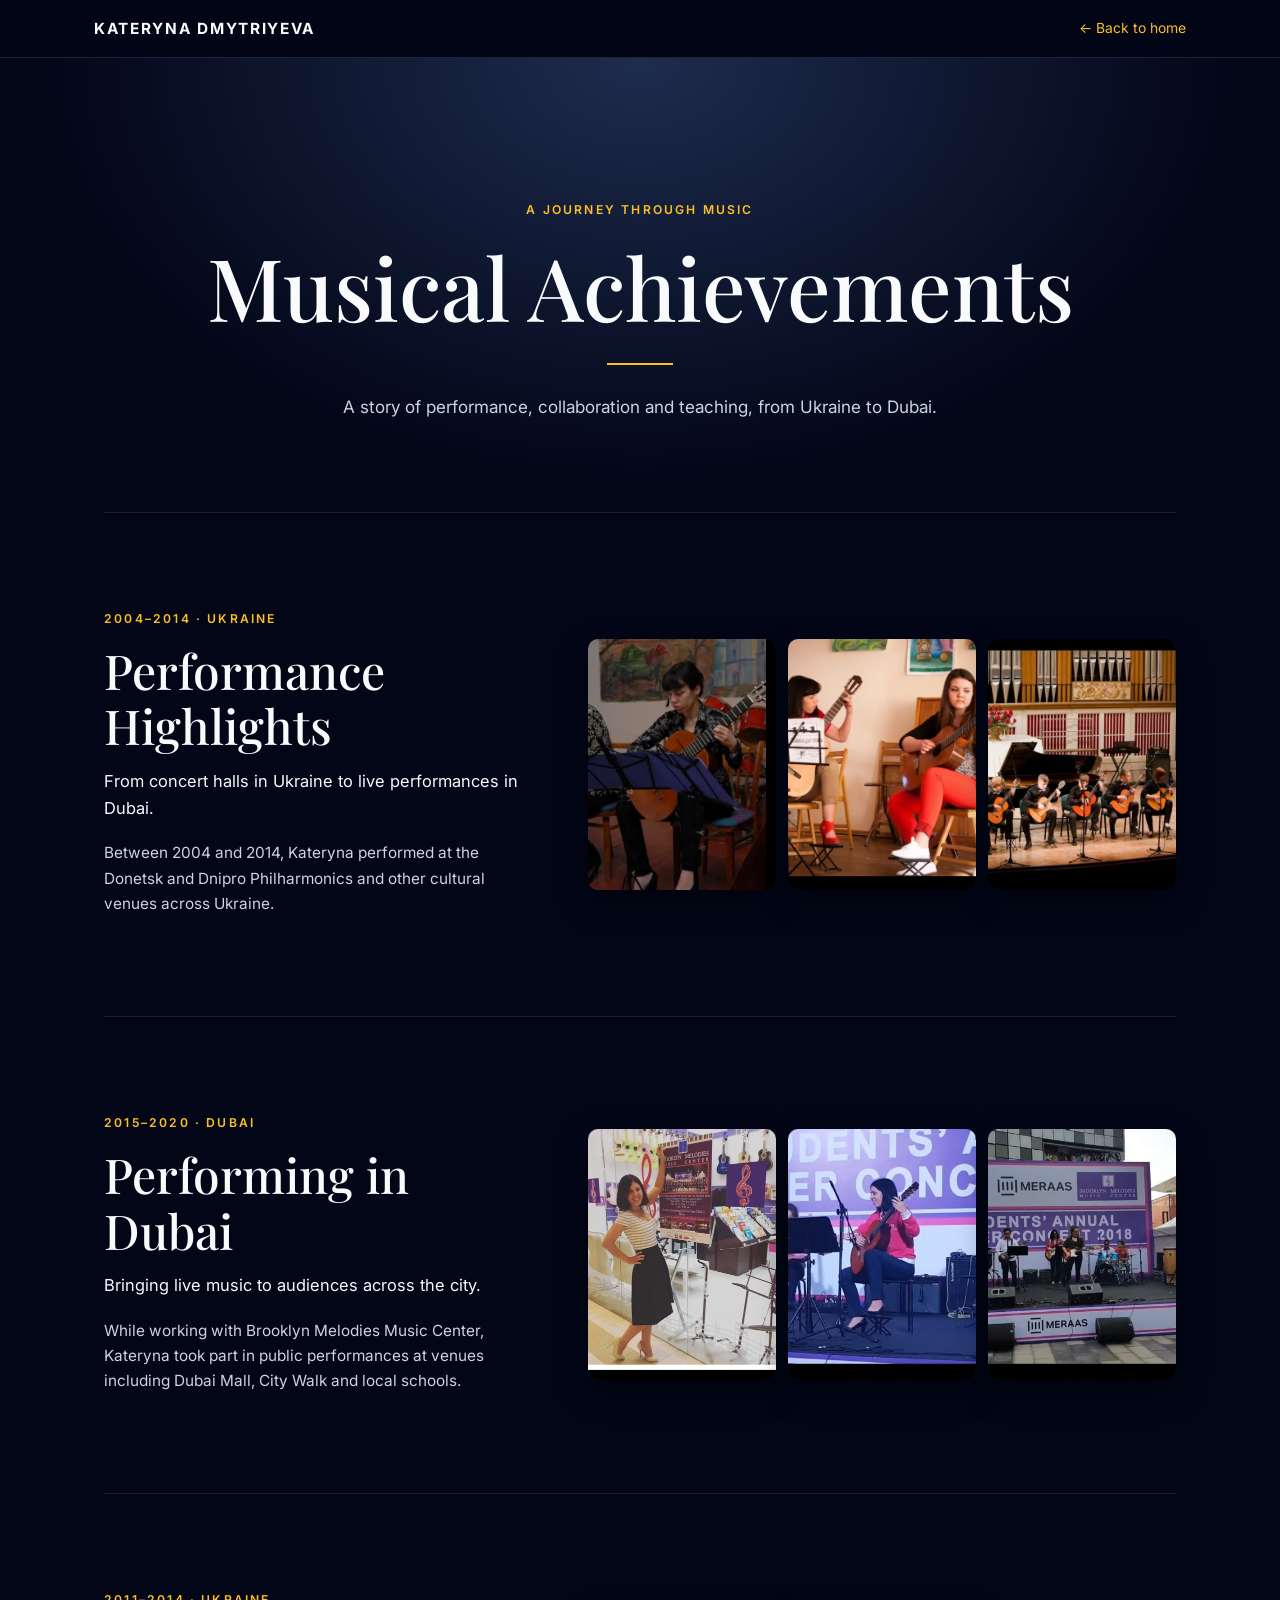
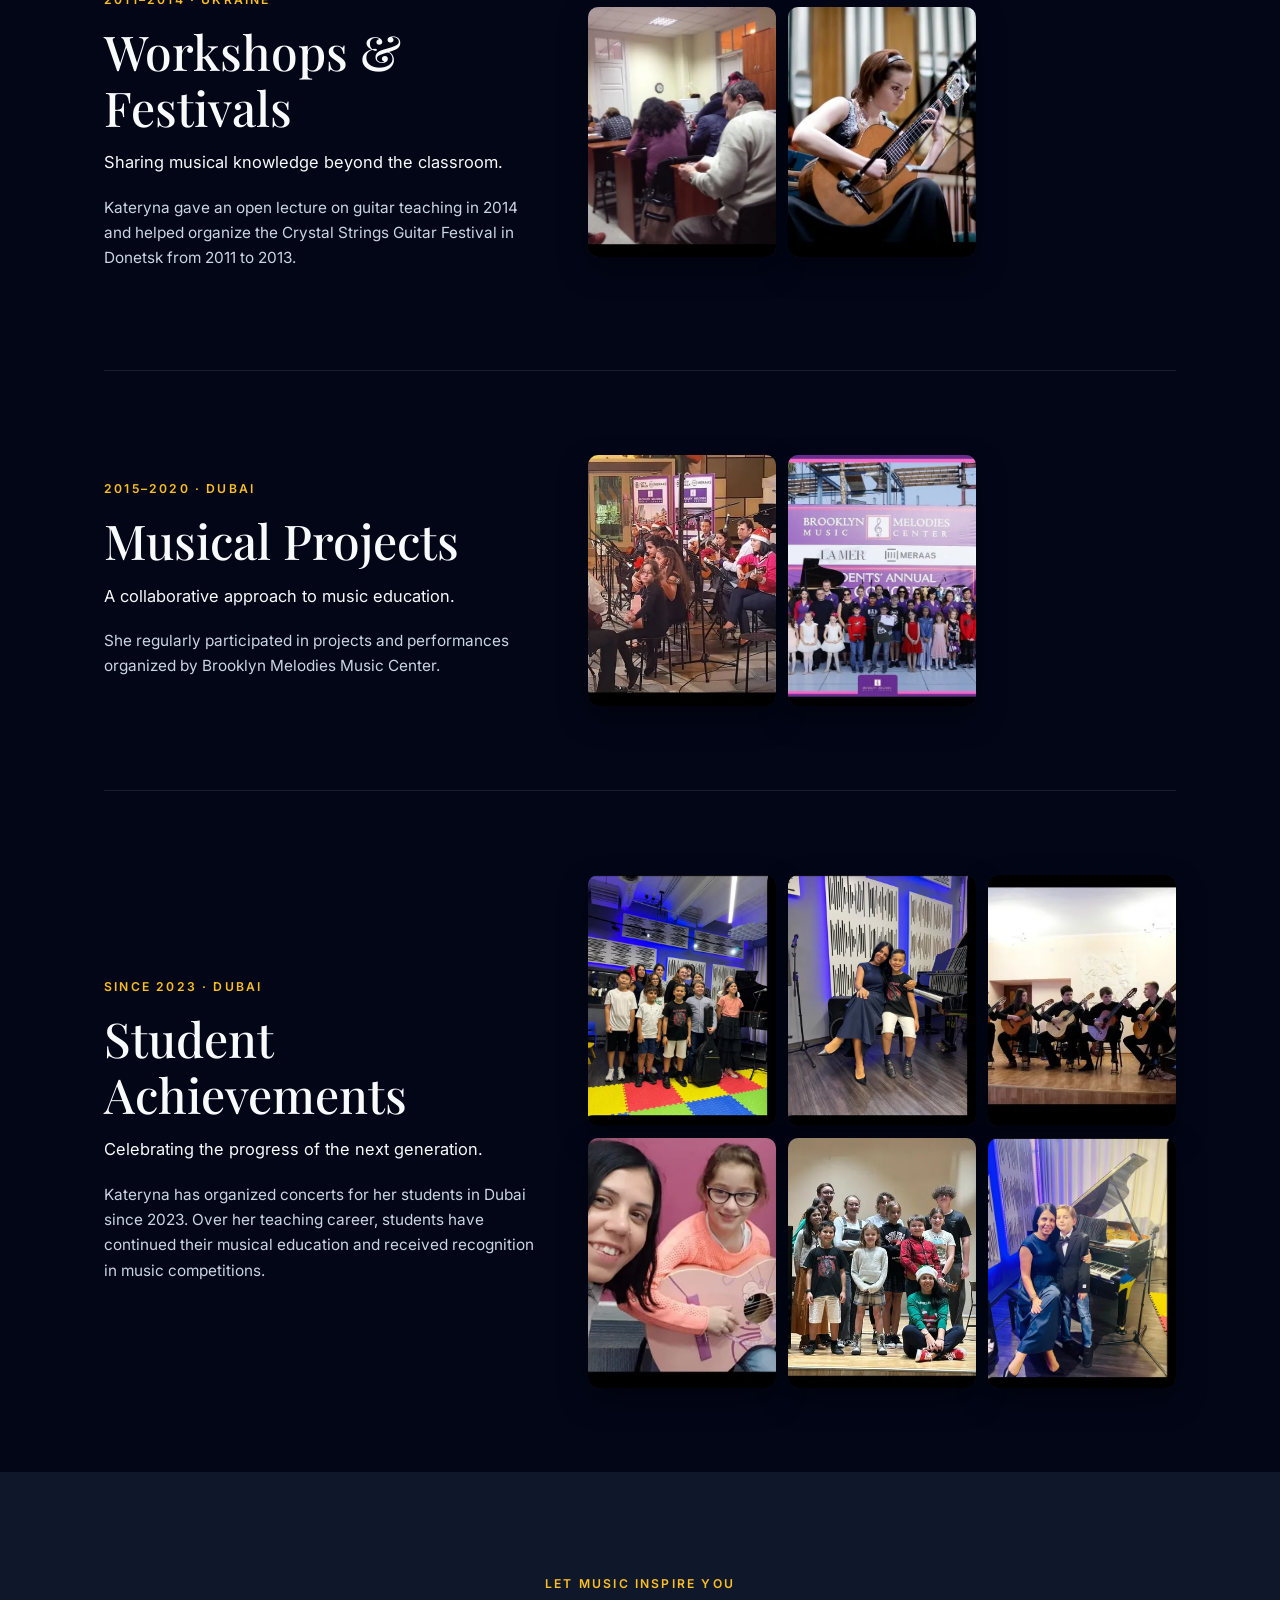
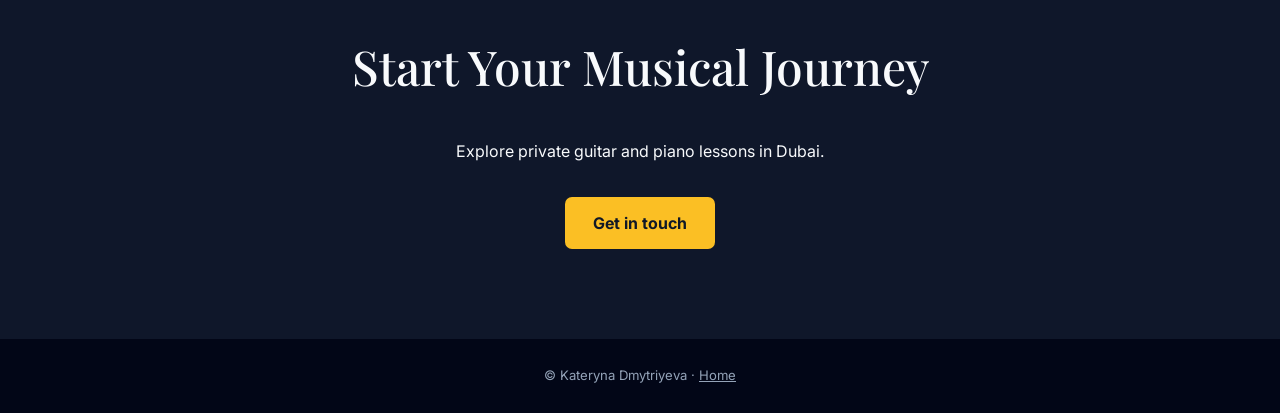
<file: achievements.html>
<!doctype html><html lang="en"><head><meta charset="utf-8"><meta name="viewport" content="width=device-width,initial-scale=1"><title>Musical Achievements | Kateryna Dmytriyeva</title><meta name="description" content="Explore Kateryna Dmytriyeva's musical performances, workshops, projects and teaching achievements in Ukraine and Dubai."><meta name="theme-color" content="#020617"><link rel="canonical" href="https://katerynadmytriyeva.com/achievements.html"><link rel="preconnect" href="https://fonts.googleapis.com"><link rel="preconnect" href="https://fonts.gstatic.com" crossorigin><link href="https://fonts.googleapis.com/css2?family=Inter:wght@400;500;600;700&family=Playfair+Display:wght@400;500;600&display=swap" rel="stylesheet"><link rel="icon" href="favicon.ico"><style>:root{color-scheme:dark;--bg:#020617;--navy:#0f172a;--gold:#fbbf24;--muted:#cbd5e1}*{box-sizing:border-box}html{scroll-behavior:smooth}body{margin:0;background:var(--bg);color:#f8fafc;font-family:Inter,Arial,sans-serif;line-height:1.65}a{color:inherit}a:focus-visible{outline:2px solid var(--gold);outline-offset:5px}header{position:sticky;top:0;z-index:10;background:rgba(2,6,23,.95);border-bottom:1px solid #ffffff20;backdrop-filter:blur(12px)}.nav{max-width:1140px;margin:auto;padding:16px 24px;display:flex;align-items:center;justify-content:space-between;gap:18px}.brand{text-decoration:none;font-weight:700;letter-spacing:.11em;font-size:clamp(.7rem,2vw,.96rem)}.back{color:var(--gold);text-decoration:none;font-size:.87rem;white-space:nowrap}.hero{padding:clamp(72px,12vw,130px) 24px 90px;text-align:center;background:radial-gradient(ellipse at 50% 0%,#1e2c4e 0%,#020617 67%)}.eyebrow{font-size:.76rem;letter-spacing:.18em;text-transform:uppercase;color:var(--gold);font-weight:600}.hero h1{font:500 clamp(2.8rem,7vw,5.4rem)/1.12 'Playfair Display',Georgia,serif;margin:18px auto;max-width:900px}.hero .lead{color:var(--muted);max-width:630px;margin:0 auto;font-size:1.07rem}.line{height:2px;width:66px;background:var(--gold);margin:28px auto}.container{max-width:1120px;margin:auto;padding:0 24px}.achievement{padding:84px 0;border-top:1px solid #ffffff19;display:grid;grid-template-columns: minmax(0,1fr) minmax(0,1.35fr);gap:48px;align-items:center}.intro{max-width:440px}.intro h2{font:500 clamp(2rem,4vw,3rem)/1.16 'Playfair Display',Georgia,serif;margin:14px 0}.sub{font-size:1.03rem;color:#f8fafc;margin:0 0 18px}.body{color:var(--muted);font-size:.96rem}.gallery{display:grid;grid-template-columns:repeat(3,minmax(0,1fr));gap:12px;align-items:stretch}.gallery a{display:block;overflow:hidden;border-radius:10px;background:#182440;box-shadow:0 12px 30px #0006;aspect-ratio:3/4}.gallery img{display:block;width:100%;height:100%;object-fit:cover;transition:transform .3s ease}.gallery a:hover img{transform:scale(1.05)}.note{border:1px solid #ffffff25;border-radius:12px;padding:24px;color:#94a3b8}.cta{text-align:center;padding:90px 24px;background:#0f172a}.cta h2{font:500 clamp(2rem,5vw,3rem) 'Playfair Display',Georgia,serif}.button{display:inline-block;margin-top:16px;padding:13px 28px;background:var(--gold);color:#101827;border-radius:7px;font-weight:700;text-decoration:none}.button:hover{background:#f59e0b}footer{padding:26px 20px;text-align:center;color:#94a3b8;font-size:.82rem}@media(max-width:800px){.achievement{grid-template-columns:1fr;gap:22px;padding:56px 0}.intro{max-width:none}.gallery{gap:8px}.hero{padding:76px 22px}.nav{padding:14px 16px}}@media(max-width:390px){.brand{letter-spacing:0;font-size:.68rem}.back{font-size:.75rem}.gallery{grid-template-columns:repeat(2,minmax(0,1fr))}}@media(prefers-reduced-motion:reduce){html{scroll-behavior:auto}.gallery img{transition:none}}</style></head><body><header><nav class="nav" aria-label="Main navigation"><a class="brand" href="index.html">KATERYNA DMYTRIYEVA</a><a class="back" href="index.html">← Back to home</a></nav></header><main><section class="hero"><p class="eyebrow">A journey through music</p><h1>Musical Achievements</h1><div class="line"></div><p class="lead">A story of performance, collaboration and teaching, from Ukraine to Dubai.</p></section><div class="container"><section class="achievement" id="section-01"><div class="intro"><p class="eyebrow">2004–2014 · Ukraine</p><h2>Performance Highlights</h2><p class="sub">From concert halls in Ukraine to live performances in Dubai.</p><p class="body">Between 2004 and 2014, Kateryna performed at the Donetsk and Dnipro Philharmonics and other cultural venues across Ukraine.</p></div><div class="gallery"><a href="achievements-images/performance-ukraine-1.webp" target="_blank" rel="noopener" aria-label="Open photograph 1 from Performance Highlights"><img src="achievements-images/performance-ukraine-1.webp" loading="lazy" decoding="async" alt="Archive photograph illustrating performance highlights" width="500" height="350"></a><a href="achievements-images/performance-ukraine-2.webp" target="_blank" rel="noopener" aria-label="Open photograph 2 from Performance Highlights"><img src="achievements-images/performance-ukraine-2.webp" loading="lazy" decoding="async" alt="Archive photograph illustrating performance highlights" width="500" height="350"></a><a href="achievements-images/performance-ukraine-3.webp" target="_blank" rel="noopener" aria-label="Open photograph 3 from Performance Highlights"><img src="achievements-images/performance-ukraine-3.webp" loading="lazy" decoding="async" alt="Archive photograph illustrating performance highlights" width="500" height="350"></a></div></section><section class="achievement" id="section-02"><div class="intro"><p class="eyebrow">2015–2020 · Dubai</p><h2>Performing in Dubai</h2><p class="sub">Bringing live music to audiences across the city.</p><p class="body">While working with Brooklyn Melodies Music Center, Kateryna took part in public performances at venues including Dubai Mall, City Walk and local schools.</p></div><div class="gallery"><a href="achievements-images/performance-dubai-1.webp" target="_blank" rel="noopener" aria-label="Open photograph 1 from Performing in Dubai"><img src="achievements-images/performance-dubai-1.webp" loading="lazy" decoding="async" alt="Archive photograph illustrating performing in dubai" width="500" height="350"></a><a href="achievements-images/performance-dubai-2.webp" target="_blank" rel="noopener" aria-label="Open photograph 2 from Performing in Dubai"><img src="achievements-images/performance-dubai-2.webp" loading="lazy" decoding="async" alt="Archive photograph illustrating performing in dubai" width="500" height="350"></a><a href="achievements-images/performance-dubai-3.webp" target="_blank" rel="noopener" aria-label="Open photograph 3 from Performing in Dubai"><img src="achievements-images/performance-dubai-3.webp" loading="lazy" decoding="async" alt="Archive photograph illustrating performing in dubai" width="500" height="350"></a></div></section><section class="achievement" id="section-03"><div class="intro"><p class="eyebrow">2011–2014 · Ukraine</p><h2>Workshops & Festivals</h2><p class="sub">Sharing musical knowledge beyond the classroom.</p><p class="body">Kateryna gave an open lecture on guitar teaching in 2014 and helped organize the Crystal Strings Guitar Festival in Donetsk from 2011 to 2013.</p></div><div class="gallery"><a href="achievements-images/workshops-1.webp" target="_blank" rel="noopener" aria-label="Open photograph 1 from Workshops &amp; Festivals"><img src="achievements-images/workshops-1.webp" loading="lazy" decoding="async" alt="Archive photograph illustrating workshops &amp; festivals" width="500" height="350"></a><a href="achievements-images/workshops-2.webp" target="_blank" rel="noopener" aria-label="Open photograph 2 from Workshops &amp; Festivals"><img src="achievements-images/workshops-2.webp" loading="lazy" decoding="async" alt="Archive photograph illustrating workshops &amp; festivals" width="500" height="350"></a></div></section><section class="achievement" id="section-04"><div class="intro"><p class="eyebrow">2015–2020 · Dubai</p><h2>Musical Projects</h2><p class="sub">A collaborative approach to music education.</p><p class="body">She regularly participated in projects and performances organized by Brooklyn Melodies Music Center.</p></div><div class="gallery"><a href="achievements-images/projects-1.webp" target="_blank" rel="noopener" aria-label="Open photograph 1 from Musical Projects"><img src="achievements-images/projects-1.webp" loading="lazy" decoding="async" alt="Archive photograph illustrating musical projects" width="500" height="350"></a><a href="achievements-images/projects-2.webp" target="_blank" rel="noopener" aria-label="Open photograph 2 from Musical Projects"><img src="achievements-images/projects-2.webp" loading="lazy" decoding="async" alt="Archive photograph illustrating musical projects" width="500" height="350"></a></div></section><section class="achievement" id="section-06"><div class="intro"><p class="eyebrow">Since 2023 · Dubai</p><h2>Student Achievements</h2><p class="sub">Celebrating the progress of the next generation.</p><p class="body">Kateryna has organized concerts for her students in Dubai since 2023. Over her teaching career, students have continued their musical education and received recognition in music competitions.</p></div><div class="gallery"><a href="achievements-images/students-concert-2023.webp" target="_blank" rel="noopener" aria-label="View student achievement photo 1"><img src="achievements-images/students-concert-2023.webp" loading="lazy" decoding="async" alt="Kateryna with students at a music concert in Dubai" width="540" height="600"></a><a href="achievements-images/students-piano-recital.webp" target="_blank" rel="noopener" aria-label="View student achievement photo 2"><img src="achievements-images/students-piano-recital.webp" loading="lazy" decoding="async" alt="Kateryna and a student beside a piano" width="540" height="600"></a><a href="achievements-images/students-guitar-ensemble.webp" target="_blank" rel="noopener" aria-label="View student achievement photo 3"><img src="achievements-images/students-guitar-ensemble.webp" loading="lazy" decoding="async" alt="Student guitar ensemble performing together" width="540" height="600"></a><a href="achievements-images/students-guitar-lesson.webp" target="_blank" rel="noopener" aria-label="View student achievement photo 4"><img src="achievements-images/students-guitar-lesson.webp" loading="lazy" decoding="async" alt="Young student learning guitar with Kateryna" width="540" height="600"></a><a href="achievements-images/students-spring-concert.webp" target="_blank" rel="noopener" aria-label="View student achievement photo 5"><img src="achievements-images/students-spring-concert.webp" loading="lazy" decoding="async" alt="Group of students at a spring concert" width="540" height="600"></a><a href="achievements-images/students-piano-achievement.webp" target="_blank" rel="noopener" aria-label="View student achievement photo 6"><img src="achievements-images/students-piano-achievement.webp" loading="lazy" decoding="async" alt="Kateryna celebrating a student’s musical progress" width="540" height="600"></a></div></section></div><section class="cta"><p class="eyebrow">Let music inspire you</p><h2>Start Your Musical Journey</h2><p>Explore private guitar and piano lessons in Dubai.</p><a class="button" href="index.html#contact">Get in touch</a></section></main><footer>© Kateryna Dmytriyeva · <a href="index.html">Home</a></footer></body></html>
</file>
<file: styles.css>
/* Precompiled Tailwind CSS from the existing page configuration. No runtime compiler required. */
*, ::before, ::after{--tw-border-spacing-x:0;--tw-border-spacing-y:0;--tw-translate-x:0;--tw-translate-y:0;--tw-rotate:0;--tw-skew-x:0;--tw-skew-y:0;--tw-scale-x:1;--tw-scale-y:1;--tw-pan-x: ;--tw-pan-y: ;--tw-pinch-zoom: ;--tw-scroll-snap-strictness:proximity;--tw-gradient-from-position: ;--tw-gradient-via-position: ;--tw-gradient-to-position: ;--tw-ordinal: ;--tw-slashed-zero: ;--tw-numeric-figure: ;--tw-numeric-spacing: ;--tw-numeric-fraction: ;--tw-ring-inset: ;--tw-ring-offset-width:0px;--tw-ring-offset-color:#fff;--tw-ring-color:rgb(59 130 246 / 0.5);--tw-ring-offset-shadow:0 0 #0000;--tw-ring-shadow:0 0 #0000;--tw-shadow:0 0 #0000;--tw-shadow-colored:0 0 #0000;--tw-blur: ;--tw-brightness: ;--tw-contrast: ;--tw-grayscale: ;--tw-hue-rotate: ;--tw-invert: ;--tw-saturate: ;--tw-sepia: ;--tw-drop-shadow: ;--tw-backdrop-blur: ;--tw-backdrop-brightness: ;--tw-backdrop-contrast: ;--tw-backdrop-grayscale: ;--tw-backdrop-hue-rotate: ;--tw-backdrop-invert: ;--tw-backdrop-opacity: ;--tw-backdrop-saturate: ;--tw-backdrop-sepia: ;--tw-contain-size: ;--tw-contain-layout: ;--tw-contain-paint: ;--tw-contain-style: }::backdrop{--tw-border-spacing-x:0;--tw-border-spacing-y:0;--tw-translate-x:0;--tw-translate-y:0;--tw-rotate:0;--tw-skew-x:0;--tw-skew-y:0;--tw-scale-x:1;--tw-scale-y:1;--tw-pan-x: ;--tw-pan-y: ;--tw-pinch-zoom: ;--tw-scroll-snap-strictness:proximity;--tw-gradient-from-position: ;--tw-gradient-via-position: ;--tw-gradient-to-position: ;--tw-ordinal: ;--tw-slashed-zero: ;--tw-numeric-figure: ;--tw-numeric-spacing: ;--tw-numeric-fraction: ;--tw-ring-inset: ;--tw-ring-offset-width:0px;--tw-ring-offset-color:#fff;--tw-ring-color:rgb(59 130 246 / 0.5);--tw-ring-offset-shadow:0 0 #0000;--tw-ring-shadow:0 0 #0000;--tw-shadow:0 0 #0000;--tw-shadow-colored:0 0 #0000;--tw-blur: ;--tw-brightness: ;--tw-contrast: ;--tw-grayscale: ;--tw-hue-rotate: ;--tw-invert: ;--tw-saturate: ;--tw-sepia: ;--tw-drop-shadow: ;--tw-backdrop-blur: ;--tw-backdrop-brightness: ;--tw-backdrop-contrast: ;--tw-backdrop-grayscale: ;--tw-backdrop-hue-rotate: ;--tw-backdrop-invert: ;--tw-backdrop-opacity: ;--tw-backdrop-saturate: ;--tw-backdrop-sepia: ;--tw-contain-size: ;--tw-contain-layout: ;--tw-contain-paint: ;--tw-contain-style: }/* ! tailwindcss v3.4.17 | MIT License | https://tailwindcss.com */*,::after,::before{box-sizing:border-box;border-width:0;border-style:solid;border-color:#e5e7eb}::after,::before{--tw-content:''}:host,html{line-height:1.5;-webkit-text-size-adjust:100%;-moz-tab-size:4;tab-size:4;font-family:Inter, sans-serif;font-feature-settings:normal;font-variation-settings:normal;-webkit-tap-highlight-color:transparent}body{margin:0;line-height:inherit}hr{height:0;color:inherit;border-top-width:1px}abbr:where([title]){-webkit-text-decoration:underline dotted;text-decoration:underline dotted}h1,h2,h3,h4,h5,h6{font-size:inherit;font-weight:inherit}a{color:inherit;text-decoration:inherit}b,strong{font-weight:bolder}code,kbd,pre,samp{font-family:ui-monospace, SFMono-Regular, Menlo, Monaco, Consolas, "Liberation Mono", "Courier New", monospace;font-feature-settings:normal;font-variation-settings:normal;font-size:1em}small{font-size:80%}sub,sup{font-size:75%;line-height:0;position:relative;vertical-align:baseline}sub{bottom:-.25em}sup{top:-.5em}table{text-indent:0;border-color:inherit;border-collapse:collapse}button,input,optgroup,select,textarea{font-family:inherit;font-feature-settings:inherit;font-variation-settings:inherit;font-size:100%;font-weight:inherit;line-height:inherit;letter-spacing:inherit;color:inherit;margin:0;padding:0}button,select{text-transform:none}button,input:where([type=button]),input:where([type=reset]),input:where([type=submit]){-webkit-appearance:button;background-color:transparent;background-image:none}:-moz-focusring{outline:auto}:-moz-ui-invalid{box-shadow:none}progress{vertical-align:baseline}::-webkit-inner-spin-button,::-webkit-outer-spin-button{height:auto}[type=search]{-webkit-appearance:textfield;outline-offset:-2px}::-webkit-search-decoration{-webkit-appearance:none}::-webkit-file-upload-button{-webkit-appearance:button;font:inherit}summary{display:list-item}blockquote,dd,dl,figure,h1,h2,h3,h4,h5,h6,hr,p,pre{margin:0}fieldset{margin:0;padding:0}legend{padding:0}menu,ol,ul{list-style:none;margin:0;padding:0}dialog{padding:0}textarea{resize:vertical}input::placeholder,textarea::placeholder{opacity:1;color:#9ca3af}[role=button],button{cursor:pointer}:disabled{cursor:default}audio,canvas,embed,iframe,img,object,svg,video{display:block;vertical-align:middle}img,video{max-width:100%;height:auto}[hidden]:where(:not([hidden=until-found])){display:none}.pointer-events-none{pointer-events:none}.visible{visibility:visible}.fixed{position:fixed}.absolute{position:absolute}.relative{position:relative}.inset-0{inset:0px}.bottom-0{bottom:0px}.bottom-1\/4{bottom:25%}.bottom-10{bottom:2.5rem}.left-0{left:0px}.left-1\/2{left:50%}.left-1\/4{left:25%}.left-\[-8px\]{left:-8px}.right-0{right:0px}.right-1\/4{right:25%}.top-0{top:0px}.top-1\/4{top:25%}.z-0{z-index:0}.z-10{z-index:10}.z-20{z-index:20}.z-50{z-index:50}.order-1{order:1}.mx-auto{margin-left:auto;margin-right:auto}.mb-1{margin-bottom:0.25rem}.mb-10{margin-bottom:2.5rem}.mb-12{margin-bottom:3rem}.mb-14{margin-bottom:3.5rem}.mb-16{margin-bottom:4rem}.mb-2{margin-bottom:0.5rem}.mb-3{margin-bottom:0.75rem}.mb-4{margin-bottom:1rem}.mb-6{margin-bottom:1.5rem}.mb-8{margin-bottom:2rem}.ml-1{margin-left:0.25rem}.mr-2{margin-right:0.5rem}.mr-6{margin-right:1.5rem}.mt-1{margin-top:0.25rem}.mt-1\.5{margin-top:0.375rem}.mt-10{margin-top:2.5rem}.mt-2{margin-top:0.5rem}.mt-4{margin-top:1rem}.mt-6{margin-top:1.5rem}.mt-8{margin-top:2rem}.block{display:block}.inline-block{display:inline-block}.flex{display:flex}.inline-flex{display:inline-flex}.grid{display:grid}.hidden{display:none}.h-1{height:0.25rem}.h-14{height:3.5rem}.h-20{height:5rem}.h-4{height:1rem}.h-4\/5{height:80%}.h-48{height:12rem}.h-64{height:16rem}.h-96{height:24rem}.h-full{height:100%}.h-px{height:1px}.min-h-screen{min-height:100vh}.w-12{width:3rem}.w-14{width:3.5rem}.w-16{width:4rem}.w-20{width:5rem}.w-4{width:1rem}.w-48{width:12rem}.w-96{width:24rem}.w-full{width:100%}.w-px{width:1px}.max-w-2xl{max-width:42rem}.max-w-3xl{max-width:48rem}.max-w-4xl{max-width:56rem}.max-w-5xl{max-width:64rem}.max-w-7xl{max-width:80rem}.flex-shrink-0{flex-shrink:0}.-translate-x-1\/2{--tw-translate-x:-50%;transform:translate(var(--tw-translate-x), var(--tw-translate-y)) rotate(var(--tw-rotate)) skewX(var(--tw-skew-x)) skewY(var(--tw-skew-y)) scaleX(var(--tw-scale-x)) scaleY(var(--tw-scale-y))}.translate-x-4{--tw-translate-x:1rem;transform:translate(var(--tw-translate-x), var(--tw-translate-y)) rotate(var(--tw-rotate)) skewX(var(--tw-skew-x)) skewY(var(--tw-skew-y)) scaleX(var(--tw-scale-x)) scaleY(var(--tw-scale-y))}.translate-y-4{--tw-translate-y:1rem;transform:translate(var(--tw-translate-x), var(--tw-translate-y)) rotate(var(--tw-rotate)) skewX(var(--tw-skew-x)) skewY(var(--tw-skew-y)) scaleX(var(--tw-scale-x)) scaleY(var(--tw-scale-y))}.transform{transform:translate(var(--tw-translate-x), var(--tw-translate-y)) rotate(var(--tw-rotate)) skewX(var(--tw-skew-x)) skewY(var(--tw-skew-y)) scaleX(var(--tw-scale-x)) scaleY(var(--tw-scale-y))}@keyframes bounce{0%, 100%{transform:translateY(-25%);animation-timing-function:cubic-bezier(0.8,0,1,1)}50%{transform:none;animation-timing-function:cubic-bezier(0,0,0.2,1)}}.animate-bounce{animation:bounce 1s infinite}.grid-cols-1{grid-template-columns:repeat(1, minmax(0, 1fr))}.flex-col{flex-direction:column}.flex-wrap{flex-wrap:wrap}.items-center{align-items:center}.justify-center{justify-content:center}.justify-between{justify-content:space-between}.gap-16{gap:4rem}.gap-2{gap:0.5rem}.gap-3{gap:0.75rem}.gap-4{gap:1rem}.gap-6{gap:1.5rem}.gap-8{gap:2rem}.space-x-8 > :not([hidden]) ~ :not([hidden]){--tw-space-x-reverse:0;margin-right:calc(2rem * var(--tw-space-x-reverse));margin-left:calc(2rem * calc(1 - var(--tw-space-x-reverse)))}.space-y-1 > :not([hidden]) ~ :not([hidden]){--tw-space-y-reverse:0;margin-top:calc(0.25rem * calc(1 - var(--tw-space-y-reverse)));margin-bottom:calc(0.25rem * var(--tw-space-y-reverse))}.overflow-hidden{overflow:hidden}.overflow-x-hidden{overflow-x:hidden}.scroll-smooth{scroll-behavior:smooth}.truncate{overflow:hidden;text-overflow:ellipsis;white-space:nowrap}.rounded{border-radius:0.25rem}.rounded-full{border-radius:9999px}.rounded-lg{border-radius:0.5rem}.rounded-md{border-radius:0.375rem}.rounded-xl{border-radius:0.75rem}.border{border-width:1px}.border-4{border-width:4px}.border-b{border-bottom-width:1px}.border-l{border-left-width:1px}.border-t{border-top-width:1px}.border-gold-500{--tw-border-opacity:1;border-color:rgb(245 158 11 / var(--tw-border-opacity, 1))}.border-gold-600\/30{border-color:rgb(217 119 6 / 0.3)}.border-gray-600{--tw-border-opacity:1;border-color:rgb(75 85 99 / var(--tw-border-opacity, 1))}.border-navy-800{--tw-border-opacity:1;border-color:rgb(26 32 44 / var(--tw-border-opacity, 1))}.border-white{--tw-border-opacity:1;border-color:rgb(255 255 255 / var(--tw-border-opacity, 1))}.border-white\/10{border-color:rgb(255 255 255 / 0.1)}.border-white\/5{border-color:rgb(255 255 255 / 0.05)}.bg-blue-600{--tw-bg-opacity:1;background-color:rgb(37 99 235 / var(--tw-bg-opacity, 1))}.bg-gold-500{--tw-bg-opacity:1;background-color:rgb(245 158 11 / var(--tw-bg-opacity, 1))}.bg-gold-600{--tw-bg-opacity:1;background-color:rgb(217 119 6 / var(--tw-bg-opacity, 1))}.bg-navy-800{--tw-bg-opacity:1;background-color:rgb(26 32 44 / var(--tw-bg-opacity, 1))}.bg-navy-800\/50{background-color:rgb(26 32 44 / 0.5)}.bg-navy-900{--tw-bg-opacity:1;background-color:rgb(15 23 42 / var(--tw-bg-opacity, 1))}.bg-navy-950{--tw-bg-opacity:1;background-color:rgb(2 6 23 / var(--tw-bg-opacity, 1))}.bg-navy-950\/80{background-color:rgb(2 6 23 / 0.8)}.bg-slate-700{--tw-bg-opacity:1;background-color:rgb(51 65 85 / var(--tw-bg-opacity, 1))}.bg-transparent{background-color:transparent}.bg-white{--tw-bg-opacity:1;background-color:rgb(255 255 255 / var(--tw-bg-opacity, 1))}.bg-navy-950\/95{background-color:rgb(2 6 23 / 0.95)}.object-cover{object-fit:cover}.p-6{padding:1.5rem}.p-7{padding:1.75rem}.p-8{padding:2rem}.px-3{padding-left:0.75rem;padding-right:0.75rem}.px-4{padding-left:1rem;padding-right:1rem}.px-8{padding-left:2rem;padding-right:2rem}.py-1{padding-top:0.25rem;padding-bottom:0.25rem}.py-2{padding-top:0.5rem;padding-bottom:0.5rem}.py-20{padding-top:5rem;padding-bottom:5rem}.py-24{padding-top:6rem;padding-bottom:6rem}.py-3{padding-top:0.75rem;padding-bottom:0.75rem}.py-8{padding-top:2rem;padding-bottom:2rem}.pb-4{padding-bottom:1rem}.pl-0{padding-left:0px}.pl-8{padding-left:2rem}.pr-0{padding-right:0px}.pr-8{padding-right:2rem}.pt-2{padding-top:0.5rem}.pt-20{padding-top:5rem}.text-left{text-align:left}.text-center{text-align:center}.font-sans{font-family:Inter, sans-serif}.font-serif{font-family:Playfair Display, serif}.text-2xl{font-size:1.5rem;line-height:2rem}.text-3xl{font-size:1.875rem;line-height:2.25rem}.text-4xl{font-size:2.25rem;line-height:2.5rem}.text-5xl{font-size:3rem;line-height:1}.text-8xl{font-size:6rem;line-height:1}.text-base{font-size:1rem;line-height:1.5rem}.text-lg{font-size:1.125rem;line-height:1.75rem}.text-sm{font-size:0.875rem;line-height:1.25rem}.text-xl{font-size:1.25rem;line-height:1.75rem}.text-xs{font-size:0.75rem;line-height:1rem}.font-bold{font-weight:700}.font-light{font-weight:300}.font-medium{font-weight:500}.font-semibold{font-weight:600}.uppercase{text-transform:uppercase}.italic{font-style:italic}.leading-relaxed{line-height:1.625}.leading-tight{line-height:1.25}.tracking-\[0\.1em\]{letter-spacing:0.1em}.tracking-\[0\.2em\]{letter-spacing:0.2em}.tracking-wide{letter-spacing:0.025em}.tracking-wider{letter-spacing:0.05em}.tracking-widest{letter-spacing:0.1em}.text-gold-400{--tw-text-opacity:1;color:rgb(251 191 36 / var(--tw-text-opacity, 1))}.text-gold-500{--tw-text-opacity:1;color:rgb(245 158 11 / var(--tw-text-opacity, 1))}.text-gold-500\/30{color:rgb(245 158 11 / 0.3)}.text-gray-200{--tw-text-opacity:1;color:rgb(229 231 235 / var(--tw-text-opacity, 1))}.text-gray-300{--tw-text-opacity:1;color:rgb(209 213 219 / var(--tw-text-opacity, 1))}.text-gray-400{--tw-text-opacity:1;color:rgb(156 163 175 / var(--tw-text-opacity, 1))}.text-gray-500{--tw-text-opacity:1;color:rgb(107 114 128 / var(--tw-text-opacity, 1))}.text-white{--tw-text-opacity:1;color:rgb(255 255 255 / var(--tw-text-opacity, 1))}.antialiased{-webkit-font-smoothing:antialiased;-moz-osx-font-smoothing:grayscale}.opacity-10{opacity:0.1}.opacity-20{opacity:0.2}.opacity-5{opacity:0.05}.opacity-50{opacity:0.5}.mix-blend-screen{mix-blend-mode:screen}.shadow-2xl{--tw-shadow:0 25px 50px -12px rgb(0 0 0 / 0.25);--tw-shadow-colored:0 25px 50px -12px var(--tw-shadow-color);box-shadow:var(--tw-ring-offset-shadow, 0 0 #0000), var(--tw-ring-shadow, 0 0 #0000), var(--tw-shadow)}.shadow-\[0_0_15px_rgba\(245\2c 158\2c 11\2c 0\.5\)\]{--tw-shadow:0 0 15px rgba(245,158,11,0.5);--tw-shadow-colored:0 0 15px var(--tw-shadow-color);box-shadow:var(--tw-ring-offset-shadow, 0 0 #0000), var(--tw-ring-shadow, 0 0 #0000), var(--tw-shadow)}.shadow-\[0_0_20px_rgba\(217\2c 119\2c 6\2c 0\.3\)\]{--tw-shadow:0 0 20px rgba(217,119,6,0.3);--tw-shadow-colored:0 0 20px var(--tw-shadow-color);box-shadow:var(--tw-ring-offset-shadow, 0 0 #0000), var(--tw-ring-shadow, 0 0 #0000), var(--tw-shadow)}.shadow-\[0_0_20px_rgba\(217\2c 119\2c 6\2c 0\.4\)\]{--tw-shadow:0 0 20px rgba(217,119,6,0.4);--tw-shadow-colored:0 0 20px var(--tw-shadow-color);box-shadow:var(--tw-ring-offset-shadow, 0 0 #0000), var(--tw-ring-shadow, 0 0 #0000), var(--tw-shadow)}.shadow-\[0_0_30px_rgba\(245\2c 158\2c 11\2c 0\.3\)\]{--tw-shadow:0 0 30px rgba(245,158,11,0.3);--tw-shadow-colored:0 0 30px var(--tw-shadow-color);box-shadow:var(--tw-ring-offset-shadow, 0 0 #0000), var(--tw-ring-shadow, 0 0 #0000), var(--tw-shadow)}.shadow-inner{--tw-shadow:inset 0 2px 4px 0 rgb(0 0 0 / 0.05);--tw-shadow-colored:inset 0 2px 4px 0 var(--tw-shadow-color);box-shadow:var(--tw-ring-offset-shadow, 0 0 #0000), var(--tw-ring-shadow, 0 0 #0000), var(--tw-shadow)}.shadow-lg{--tw-shadow:0 10px 15px -3px rgb(0 0 0 / 0.1), 0 4px 6px -4px rgb(0 0 0 / 0.1);--tw-shadow-colored:0 10px 15px -3px var(--tw-shadow-color), 0 4px 6px -4px var(--tw-shadow-color);box-shadow:var(--tw-ring-offset-shadow, 0 0 #0000), var(--tw-ring-shadow, 0 0 #0000), var(--tw-shadow)}.shadow-xl{--tw-shadow:0 20px 25px -5px rgb(0 0 0 / 0.1), 0 8px 10px -6px rgb(0 0 0 / 0.1);--tw-shadow-colored:0 20px 25px -5px var(--tw-shadow-color), 0 8px 10px -6px var(--tw-shadow-color);box-shadow:var(--tw-ring-offset-shadow, 0 0 #0000), var(--tw-ring-shadow, 0 0 #0000), var(--tw-shadow)}.blur-\[120px\]{--tw-blur:blur(120px);filter:var(--tw-blur) var(--tw-brightness) var(--tw-contrast) var(--tw-grayscale) var(--tw-hue-rotate) var(--tw-invert) var(--tw-saturate) var(--tw-sepia) var(--tw-drop-shadow)}.filter{filter:var(--tw-blur) var(--tw-brightness) var(--tw-contrast) var(--tw-grayscale) var(--tw-hue-rotate) var(--tw-invert) var(--tw-saturate) var(--tw-sepia) var(--tw-drop-shadow)}.backdrop-blur-md{--tw-backdrop-blur:blur(12px);-webkit-backdrop-filter:var(--tw-backdrop-blur) var(--tw-backdrop-brightness) var(--tw-backdrop-contrast) var(--tw-backdrop-grayscale) var(--tw-backdrop-hue-rotate) var(--tw-backdrop-invert) var(--tw-backdrop-opacity) var(--tw-backdrop-saturate) var(--tw-backdrop-sepia);backdrop-filter:var(--tw-backdrop-blur) var(--tw-backdrop-brightness) var(--tw-backdrop-contrast) var(--tw-backdrop-grayscale) var(--tw-backdrop-hue-rotate) var(--tw-backdrop-invert) var(--tw-backdrop-opacity) var(--tw-backdrop-saturate) var(--tw-backdrop-sepia)}.backdrop-blur-sm{--tw-backdrop-blur:blur(4px);-webkit-backdrop-filter:var(--tw-backdrop-blur) var(--tw-backdrop-brightness) var(--tw-backdrop-contrast) var(--tw-backdrop-grayscale) var(--tw-backdrop-hue-rotate) var(--tw-backdrop-invert) var(--tw-backdrop-opacity) var(--tw-backdrop-saturate) var(--tw-backdrop-sepia);backdrop-filter:var(--tw-backdrop-blur) var(--tw-backdrop-brightness) var(--tw-backdrop-contrast) var(--tw-backdrop-grayscale) var(--tw-backdrop-hue-rotate) var(--tw-backdrop-invert) var(--tw-backdrop-opacity) var(--tw-backdrop-saturate) var(--tw-backdrop-sepia)}.transition{transition-property:color, background-color, border-color, fill, stroke, opacity, box-shadow, transform, filter, -webkit-text-decoration-color, -webkit-backdrop-filter;transition-property:color, background-color, border-color, text-decoration-color, fill, stroke, opacity, box-shadow, transform, filter, backdrop-filter;transition-property:color, background-color, border-color, text-decoration-color, fill, stroke, opacity, box-shadow, transform, filter, backdrop-filter, -webkit-text-decoration-color, -webkit-backdrop-filter;transition-timing-function:cubic-bezier(0.4, 0, 0.2, 1);transition-duration:150ms}.transition-all{transition-property:all;transition-timing-function:cubic-bezier(0.4, 0, 0.2, 1);transition-duration:150ms}.transition-colors{transition-property:color, background-color, border-color, fill, stroke, -webkit-text-decoration-color;transition-property:color, background-color, border-color, text-decoration-color, fill, stroke;transition-property:color, background-color, border-color, text-decoration-color, fill, stroke, -webkit-text-decoration-color;transition-timing-function:cubic-bezier(0.4, 0, 0.2, 1);transition-duration:150ms}.transition-opacity{transition-property:opacity;transition-timing-function:cubic-bezier(0.4, 0, 0.2, 1);transition-duration:150ms}.transition-transform{transition-property:transform;transition-timing-function:cubic-bezier(0.4, 0, 0.2, 1);transition-duration:150ms}.duration-300{transition-duration:300ms}.hover\:-translate-y-2:hover{--tw-translate-y:-0.5rem;transform:translate(var(--tw-translate-x), var(--tw-translate-y)) rotate(var(--tw-rotate)) skewX(var(--tw-skew-x)) skewY(var(--tw-skew-y)) scaleX(var(--tw-scale-x)) scaleY(var(--tw-scale-y))}.hover\:border-gold-500:hover{--tw-border-opacity:1;border-color:rgb(245 158 11 / var(--tw-border-opacity, 1))}.hover\:border-gold-500\/50:hover{border-color:rgb(245 158 11 / 0.5)}.hover\:bg-gold-500:hover{--tw-bg-opacity:1;background-color:rgb(245 158 11 / var(--tw-bg-opacity, 1))}.hover\:bg-navy-800:hover{--tw-bg-opacity:1;background-color:rgb(26 32 44 / var(--tw-bg-opacity, 1))}.hover\:bg-navy-900:hover{--tw-bg-opacity:1;background-color:rgb(15 23 42 / var(--tw-bg-opacity, 1))}.hover\:text-gold-400:hover{--tw-text-opacity:1;color:rgb(251 191 36 / var(--tw-text-opacity, 1))}.hover\:text-white:hover{--tw-text-opacity:1;color:rgb(255 255 255 / var(--tw-text-opacity, 1))}.focus\:outline-none:focus{outline:2px solid transparent;outline-offset:2px}.group:hover .group-hover\:scale-110{--tw-scale-x:1.1;--tw-scale-y:1.1;transform:translate(var(--tw-translate-x), var(--tw-translate-y)) rotate(var(--tw-rotate)) skewX(var(--tw-skew-x)) skewY(var(--tw-skew-y)) scaleX(var(--tw-scale-x)) scaleY(var(--tw-scale-y))}.group:hover .group-hover\:opacity-20{opacity:0.2}@media (min-width: 640px){.sm\:flex-row{flex-direction:row}.sm\:px-6{padding-left:1.5rem;padding-right:1.5rem}.sm\:text-2xl{font-size:1.5rem;line-height:2rem}.sm\:text-sm{font-size:0.875rem;line-height:1.25rem}}@media (min-width: 768px){.md\:left-1\/2{left:50%}.md\:mb-24{margin-bottom:6rem}.md\:mt-0{margin-top:0px}.md\:block{display:block}.md\:flex{display:flex}.md\:hidden{display:none}.md\:h-56{height:14rem}.md\:w-5\/12{width:41.666667%}.md\:w-56{width:14rem}.md\:-translate-x-1\/2{--tw-translate-x:-50%;transform:translate(var(--tw-translate-x), var(--tw-translate-y)) rotate(var(--tw-rotate)) skewX(var(--tw-skew-x)) skewY(var(--tw-skew-y)) scaleX(var(--tw-scale-x)) scaleY(var(--tw-scale-y))}.md\:grid-cols-2{grid-template-columns:repeat(2, minmax(0, 1fr))}.md\:flex-row-reverse{flex-direction:row-reverse}.md\:pl-0{padding-left:0px}.md\:pl-8{padding-left:2rem}.md\:pr-8{padding-right:2rem}.md\:text-left{text-align:left}.md\:text-right{text-align:right}.md\:text-4xl{font-size:2.25rem;line-height:2.5rem}.md\:text-5xl{font-size:3rem;line-height:1}.md\:text-7xl{font-size:4.5rem;line-height:1}.md\:text-base{font-size:1rem;line-height:1.5rem}.md\:text-xl{font-size:1.25rem;line-height:1.75rem}}@media (min-width: 1024px){.lg\:grid-cols-2{grid-template-columns:repeat(2, minmax(0, 1fr))}.lg\:grid-cols-4{grid-template-columns:repeat(4, minmax(0, 1fr))}.lg\:px-8{padding-left:2rem;padding-right:2rem}.lg\:text-8xl{font-size:6rem;line-height:1}}
</file>
